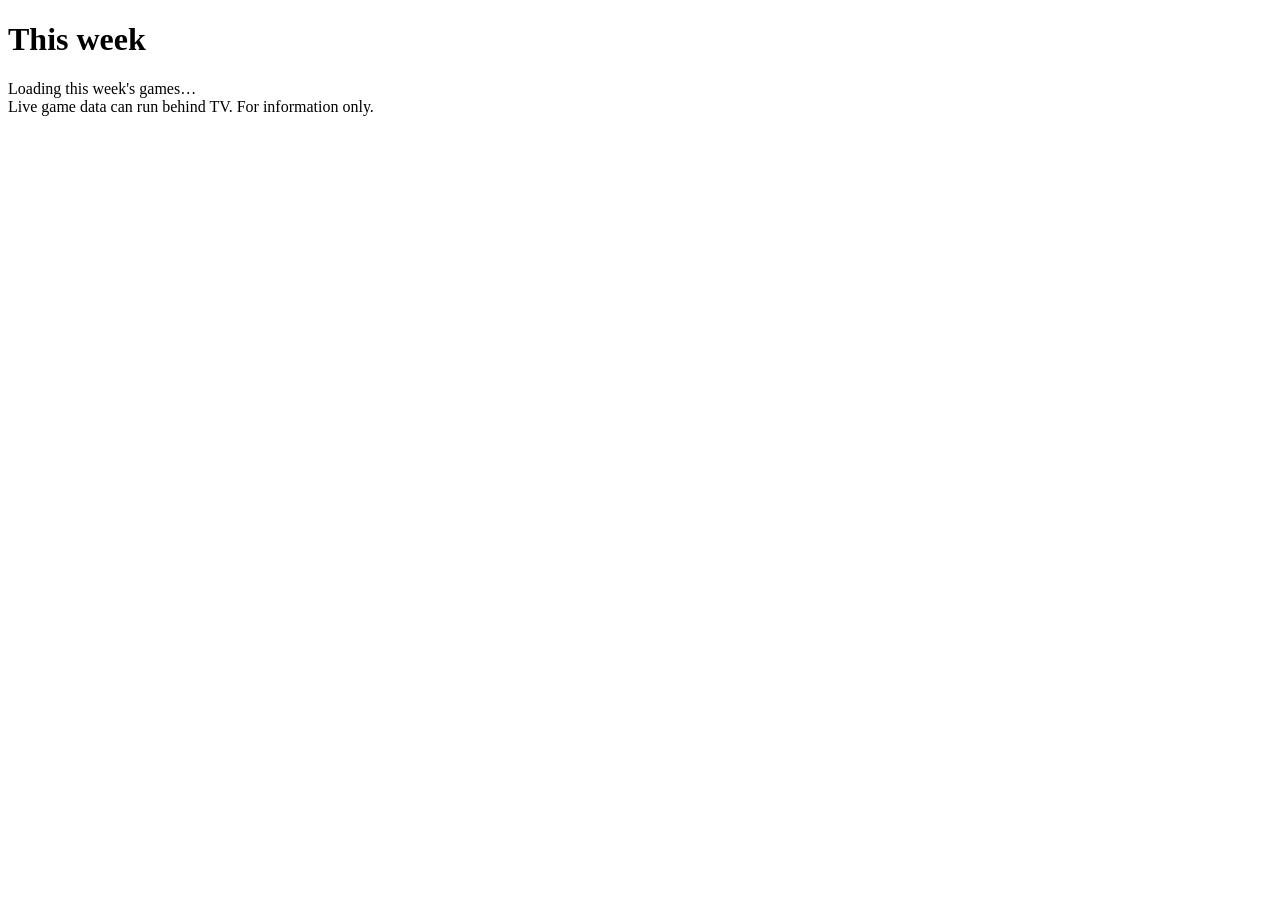
<file: nflsim/hosted/index.html>
<!doctype html>
<html lang="en">
<head>
<meta charset="utf-8">
<meta name="viewport" content="width=device-width, initial-scale=1">
<title>Live Game Companion</title>
<style>
/*@shared.css*/
h2 { margin: 12px 0 0; font-size: 15px; text-transform: uppercase; letter-spacing: .05em; color: var(--ink-2); }
.cards { display: grid; grid-template-columns: repeat(auto-fill, minmax(min(100%, 330px), 1fr)); gap: 12px; }
.card { display: grid; gap: 8px; background: var(--surface); border: 1px solid var(--rule); border-radius: 8px; padding: 12px 14px;
  color: inherit; text-decoration: none; }
.card:hover { border-color: var(--ink-3); }
.card.live { border-left: 4px solid var(--accent); }
.row { display: flex; justify-content: space-between; align-items: baseline; gap: 10px; }
.teams { font: 700 20px var(--mono); }
.teams .has { box-shadow: inset 0 -3px 0 var(--accent); }
.status { font-size: 12.5px; color: var(--ink-2); text-align: right; white-space: nowrap; }
.status .live-tag { color: var(--accent); font-weight: 700; letter-spacing: .05em; }
.sit { font-weight: 600; }
.last { font-size: 12.5px; color: var(--ink-3); overflow: hidden; text-overflow: ellipsis; white-space: nowrap; }
.qbs { display: grid; gap: 2px; font-size: 12.5px; color: var(--ink-2); border-top: 1px solid var(--rule-2); padding-top: 6px; }
.badge { display: inline-block; padding: 0 7px; border-radius: 999px; font-size: 11.5px; background: var(--warn-wash); color: var(--warn); }
</style>
</head>
<body>
<div class="app">
  <!--@nav All games-->
  <header class="top">
    <h1>This week</h1>
    <span class="muted" id="updated"></span>
  </header>
  <div class="stale" id="stale" role="status" hidden></div>
  <main id="games" aria-live="polite"><span class="muted">Loading this week's games…</span></main>
  <footer>Live game data can run behind TV. For information only.</footer>
</div>

<script>
/*@shared.js*/
</script>
<script>
(() => {
  const { $, esc, pct, ago, kickoff, getJSON, cue, listen, streaming } = nfl;
  const SUMMARY = "summary.json", GAME = "game.html", EVERY_S = 10, STALE_S = 60, STATS_S = 2 * 86400;
  const asked = new URLSearchParams(location.search).get("event");  // an old link to a game's page
  if (asked) location.replace(`${GAME}?event=${encodeURIComponent(asked)}`);
  const last = (n) => String(n || "").split(" ").slice(1).join(" ") || n;


  // a finished game against the pregame line: "DAL −9.5 · TB covered · under 49.5"
  function result(g, a, h) {
    const l = g.line || {};
    if (l.spread == null) return "";
    const fav = l.spread > 0 ? g.home : g.away, dog = fav === g.home ? g.away : g.home, s = Math.abs(l.spread);
    const favBy = l.spread > 0 ? h - a : a - h;
    const cover = favBy === s ? "push" : `${esc(favBy > s ? fav : dog)} covered`;
    const total = l.total == null ? "" : ` · ${a + h === l.total ? "push" : a + h > l.total ? "over" : "under"} ${l.total}`;
    return `<div class="muted">${esc(fav)} −${s} · ${cover}${total}</div>`;
  }

  function card(g) {
    const live = g.state === "in", done = g.state === "post";
    const as = g.score ? g.score.away : g.awayScore, hs = g.score ? g.score.home : g.homeScore;
    const side = (t, sc) => `<span${g.state !== "pre" && g.ball && g.ball.team === t ? ` class="has" title="${esc(t)} has the ball"` : ""}>${esc(t)}${g.state === "pre" ? "" : " " + sc}</span>`;
    const status = live ? `<span class="live-tag">LIVE</span> · ${esc(g.detail)}` : done ? esc(g.detail) : esc(kickoff(g.kickoff));
    const line = g.line && g.line.spread != null
      ? `${esc(g.home)} ${g.line.spread > 0 ? "−" + g.line.spread : "+" + Math.abs(g.line.spread)} · total ${g.line.total}` : "";
    const sit = live ? `<div class="sit">${esc(g.ball ? `${g.ball.team} ${g.ball.kick ? "receives · kickoff next" : "ball · " + g.ball.situation}` : g.now)}</div>
        <div class="last">${esc(g.lastPlay || "")}</div>` : done ? result(g, as, hs) : !line ? "" : `<div class="muted">${line}</div>`;
    let wp = "";
    if (g.homeWin != null && !done) {
      const aw = 1 - g.homeWin;
      wp = `<div><div class="wp" title="Win chance"><i style="width:${(aw * 100).toFixed(1)}%"></i></div>
        <div class="wp-lbl"><span>${esc(g.away)} win <b class="num">${pct(aw)}</b></span>
        <span class="num">proj ${Math.round(g.final.away)}–${Math.round(g.final.home)}</span>
        <span>${esc(g.home)} win <b class="num">${pct(g.homeWin)}</b></span></div></div>`;
    } else if (g.homeWin == null && !done) {
      wp = `<div class="muted">No projection yet.</div>`;
    }
    const qbs = (g.qbs || []).map((q) => {
      const name = `${esc(last(q.qb) || q.team)} <span class="muted">${esc(q.team)}</span>`;
      const range = q.median == null ? "" : `median <b class="num">${Math.round(q.median)}</b> (${Math.round(q.p10)}–${Math.round(q.p90)})`;
      const diff = q.mu == null ? null : Math.round(q.yds - q.mu);
      const yards = `<b class="num">${Math.round(q.yds)}</b> yds`;
      const body = g.state === "pre" ? range
        : done ? yards + (diff == null ? "" : ` <span class="muted">vs ${Math.round(q.mu)} expected (${diff >= 0 ? "+" : "−"}${Math.abs(diff)})</span>`)
        : `${yards} → ${range}`;
      const flag = q.out ? ` <span class="badge">${done ? "replaced" : "may be out"}</span>` : "";
      return `<div>${name}: ${body}${flag}</div>`;
    }).join("");
    return `<a class="card${live ? " live" : ""}" data-key="${esc(g.event)}" href="${GAME}?event=${encodeURIComponent(g.event)}">
      <div class="row"><span class="teams">${side(g.away, as)} – ${side(g.home, hs)}</span><span class="status">${status}</span></div>
      ${sit}${wp}${qbs ? `<div class="qbs">${qbs}</div>` : ""}</a>`;
  }

  function render(cards) {
    const groups = [["Live", cards.filter((g) => g.state === "in")],
                    ["Upcoming", cards.filter((g) => g.state === "pre").sort((a, b) => a.kickoff.localeCompare(b.kickoff))],
                    ["Final", cards.filter((g) => g.state === "post")]];
    $("games").innerHTML = groups.filter(([, gs]) => gs.length)
      .map(([name, gs]) => `<h2>${name} <span class="muted">${gs.length}</span></h2><div class="cards">${gs.map(card).join("")}</div>`).join("")
      || `<span class="muted">No games this week.</span>`;
  }


  function show(cards, st) {
    render(cards);
    cue(".card");
    $("updated").textContent = `updated ${new Date().toLocaleTimeString()}`;
    const behind = st ? (Date.now() - Date.parse(st.updated)) / 1000 - (st.skew || 0) : 0;
    const limit = st ? Math.max(STALE_S, 2.5 * (st.every || 0)) : Infinity;
    const stats = st && st.data && st.data.stats ? (Date.now() - Date.parse(st.data.stats)) / 1000 : 0;
    $("stale").hidden = behind <= limit && stats <= STATS_S;
    $("stale").textContent = behind > limit ? `Updates have paused: the last check of the live feed was ${ago(behind)} ago. Numbers may be out of date.`
      : `Player stats were last updated ${ago(stats)} ago; pregame numbers may be out of date.`;
  }

  let busy = false, cards = null, status = null;  // the local server can take a while to answer
  async function refresh() {
    if (busy || streaming()) return;
    busy = true;
    try {
      [cards, status] = await Promise.all([getJSON(SUMMARY), getJSON("status.json").catch(() => null)]);
      show(cards, status);
    } catch (e) {
      $("updated").innerHTML = `<span class="err">Update failed: ${esc(e.message)}</span>`;
      if (!cards) $("games").innerHTML = `<span class="err">Couldn't load this week's games. Trying again.</span>`;
    } finally { busy = false; }
  }

  listen([SUMMARY, "status.json"], (path, body) => {
    if (path === SUMMARY) cards = body; else status = body;
    if (cards) show(cards, status);
  });
  refresh();
  setInterval(refresh, EVERY_S * 1000);
})();
</script>
</body>
</html>
</file>
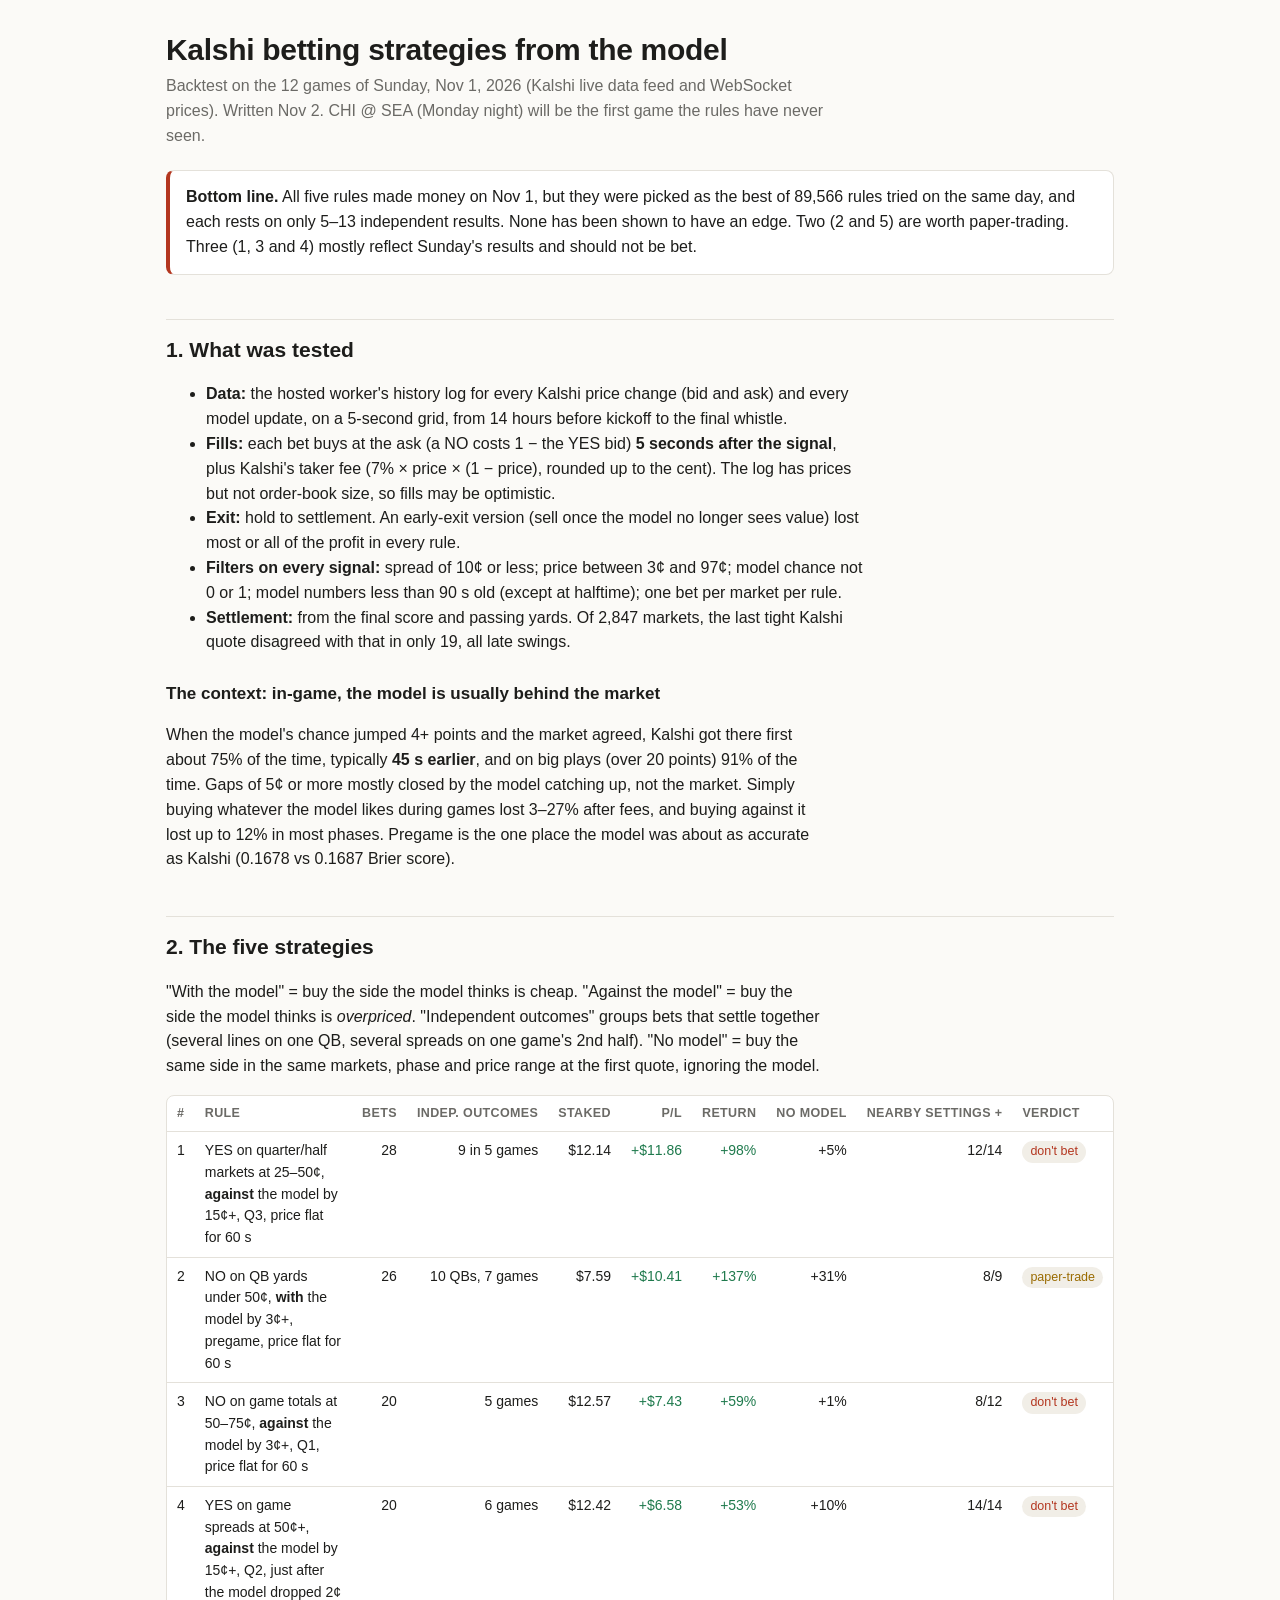
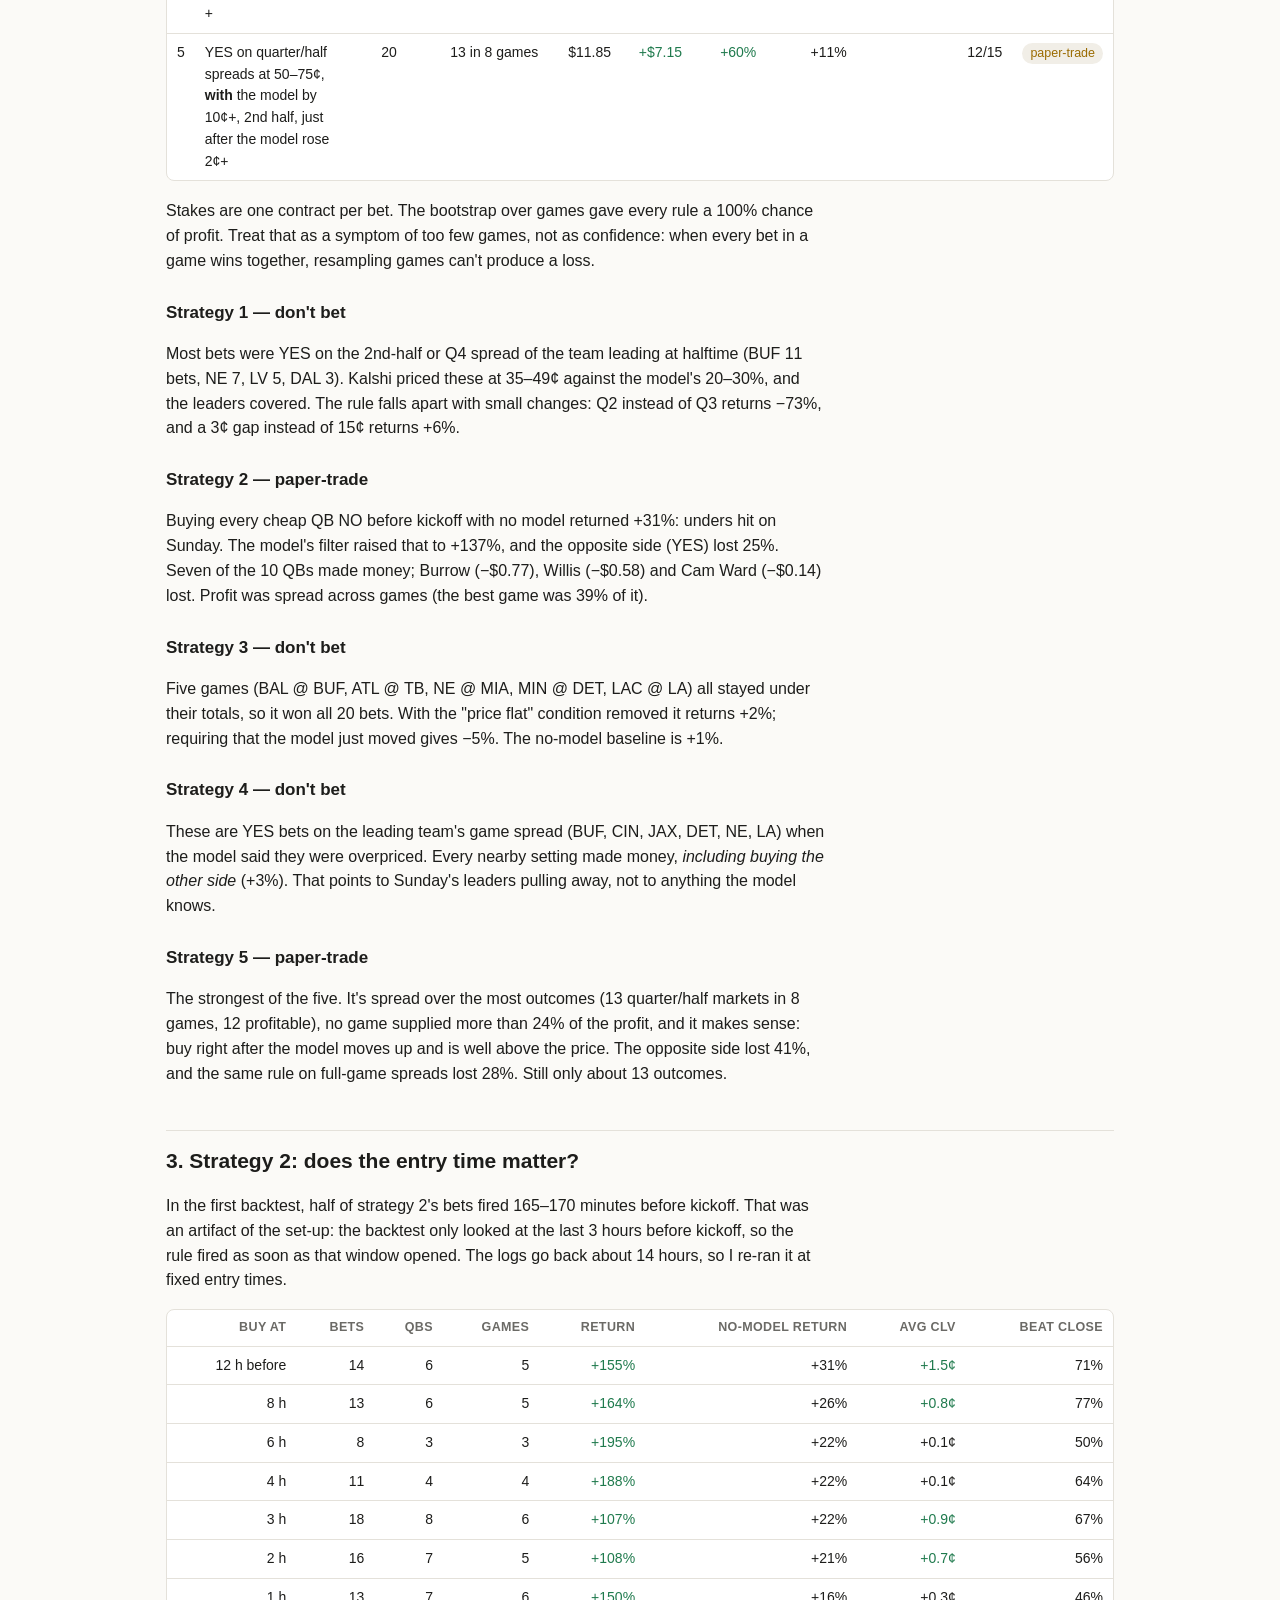
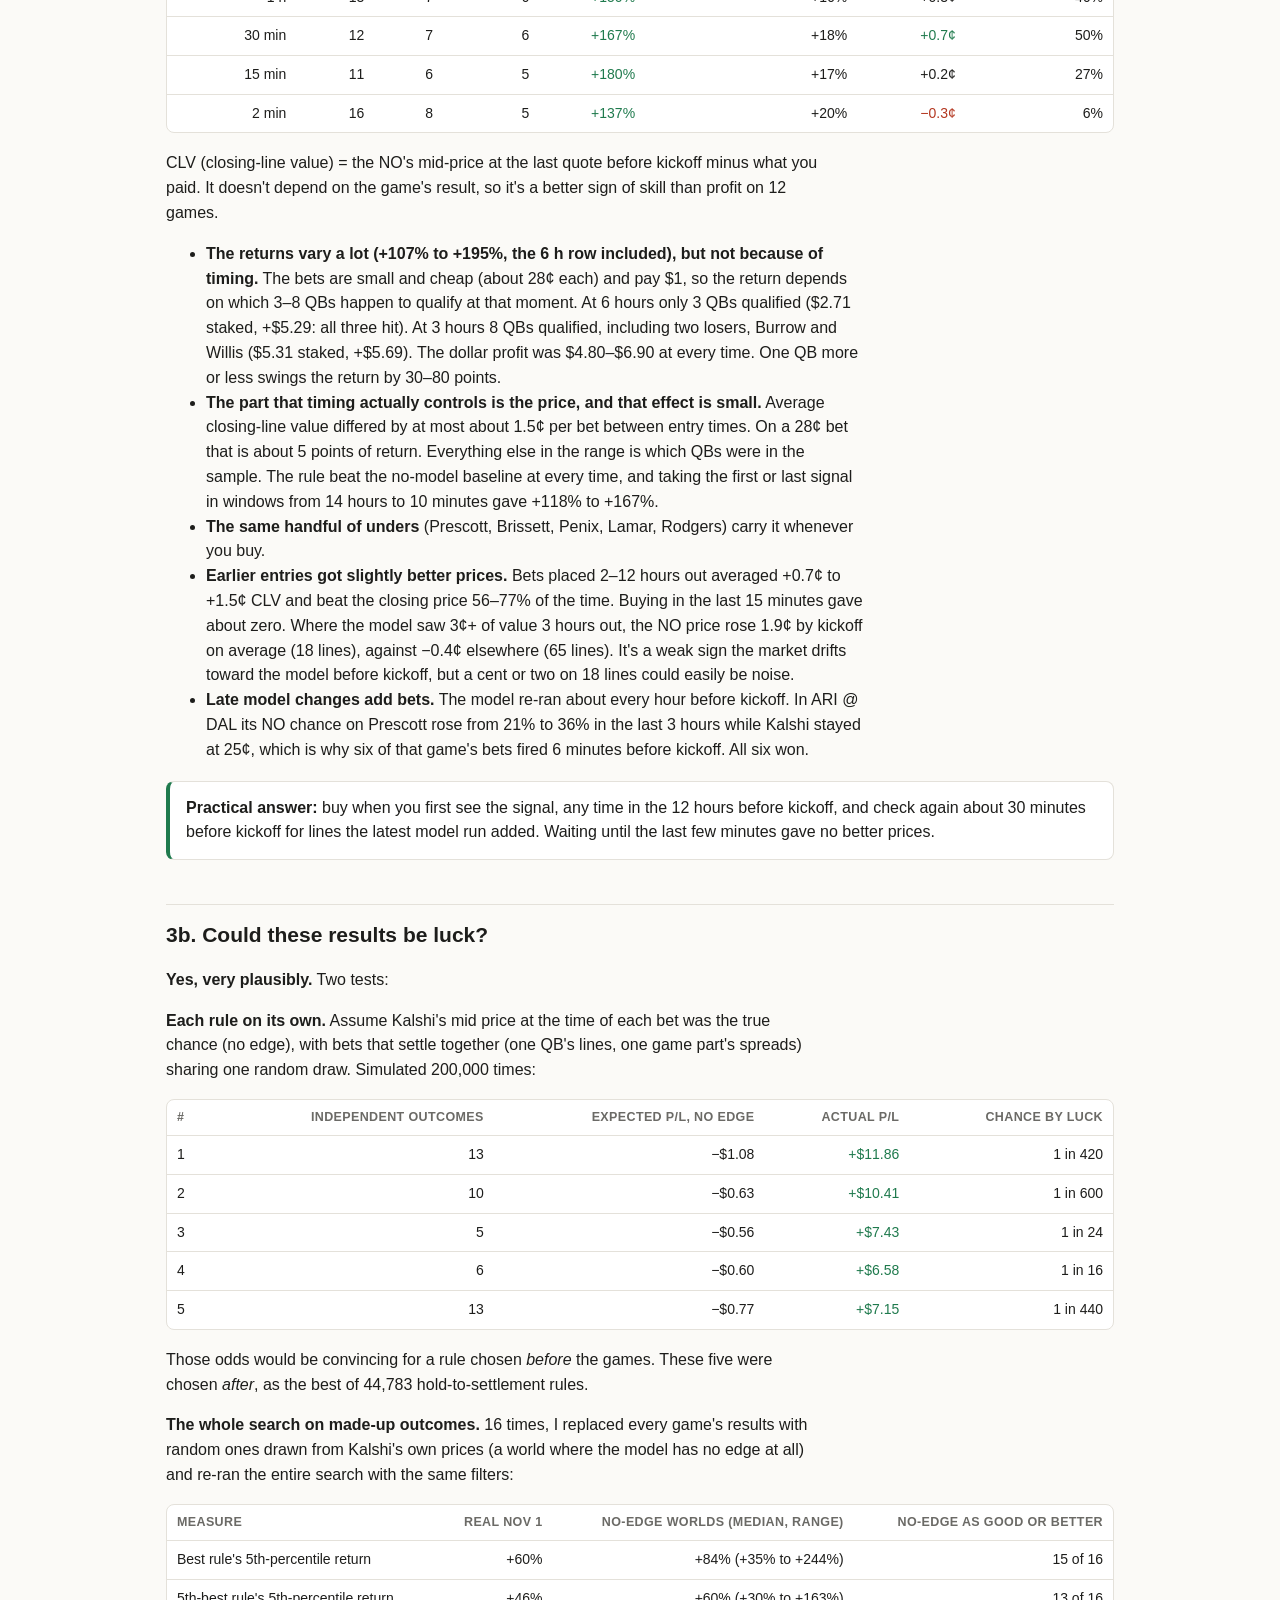
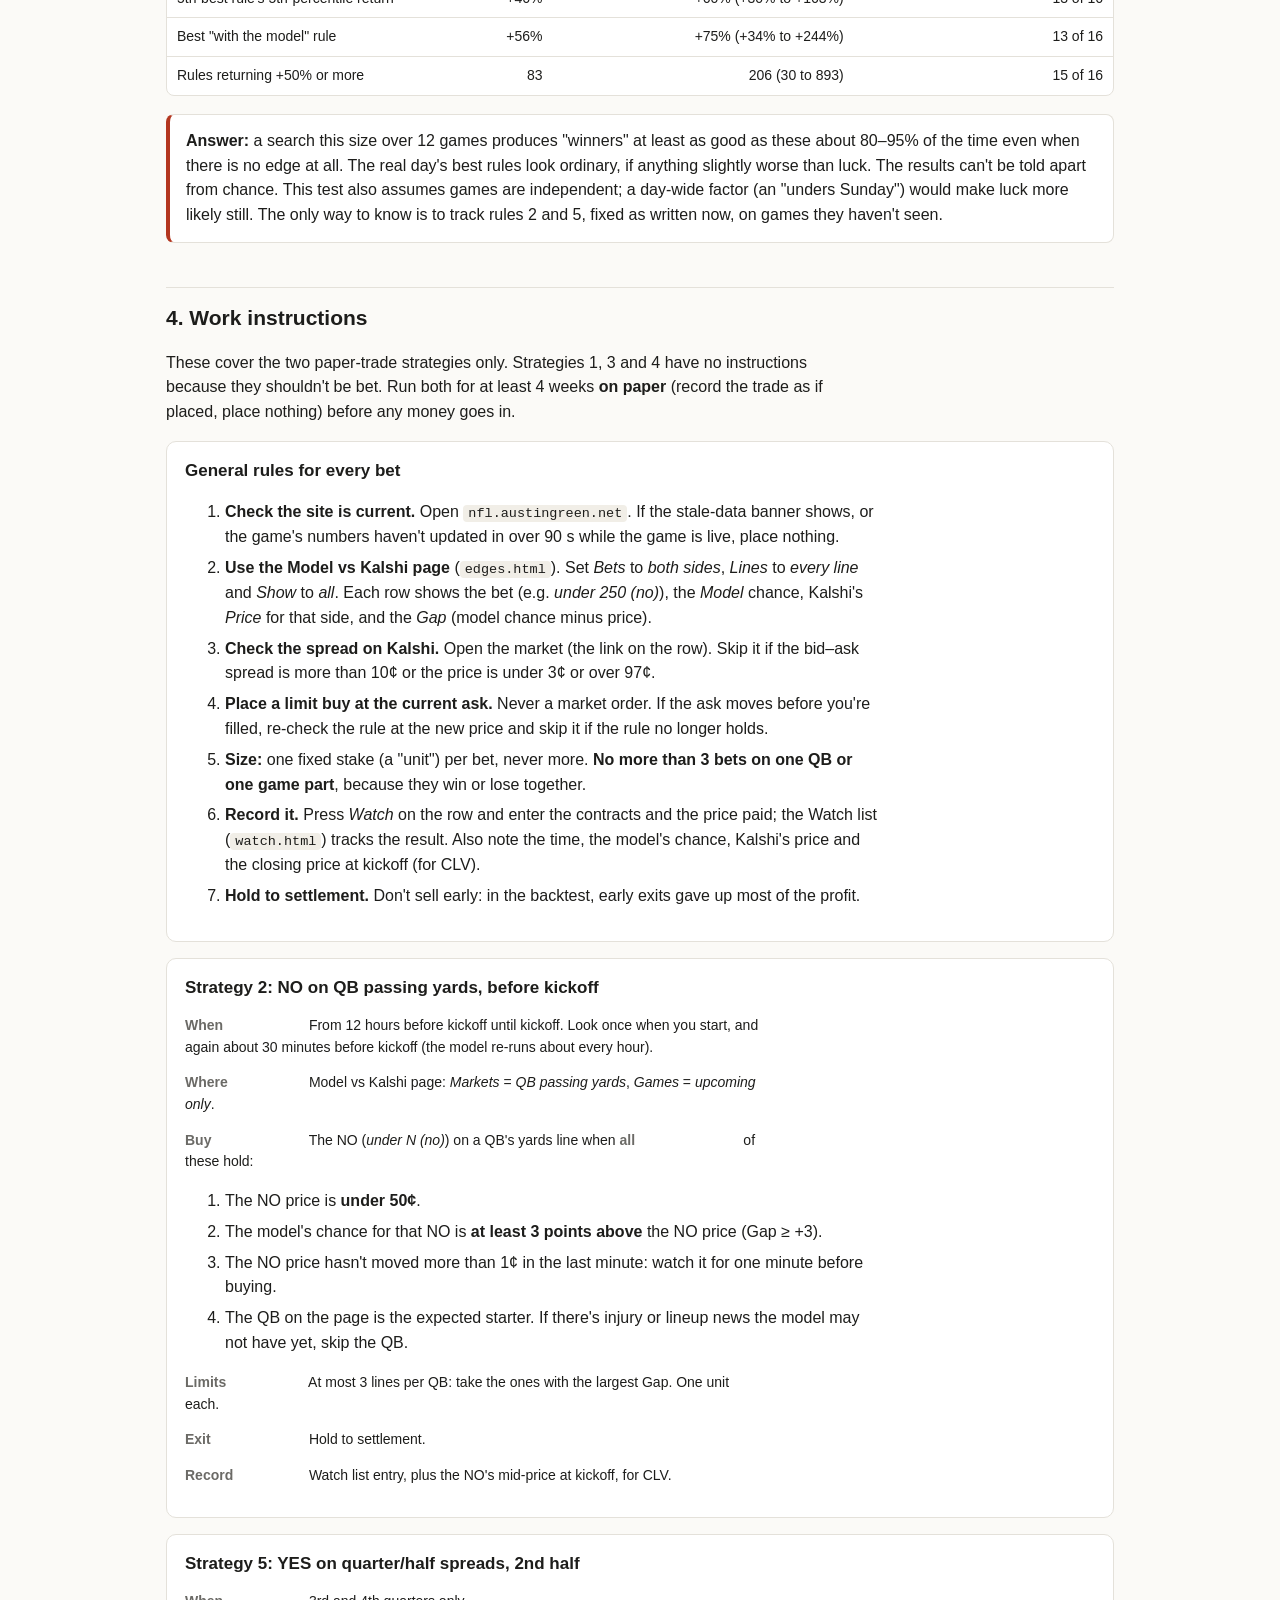
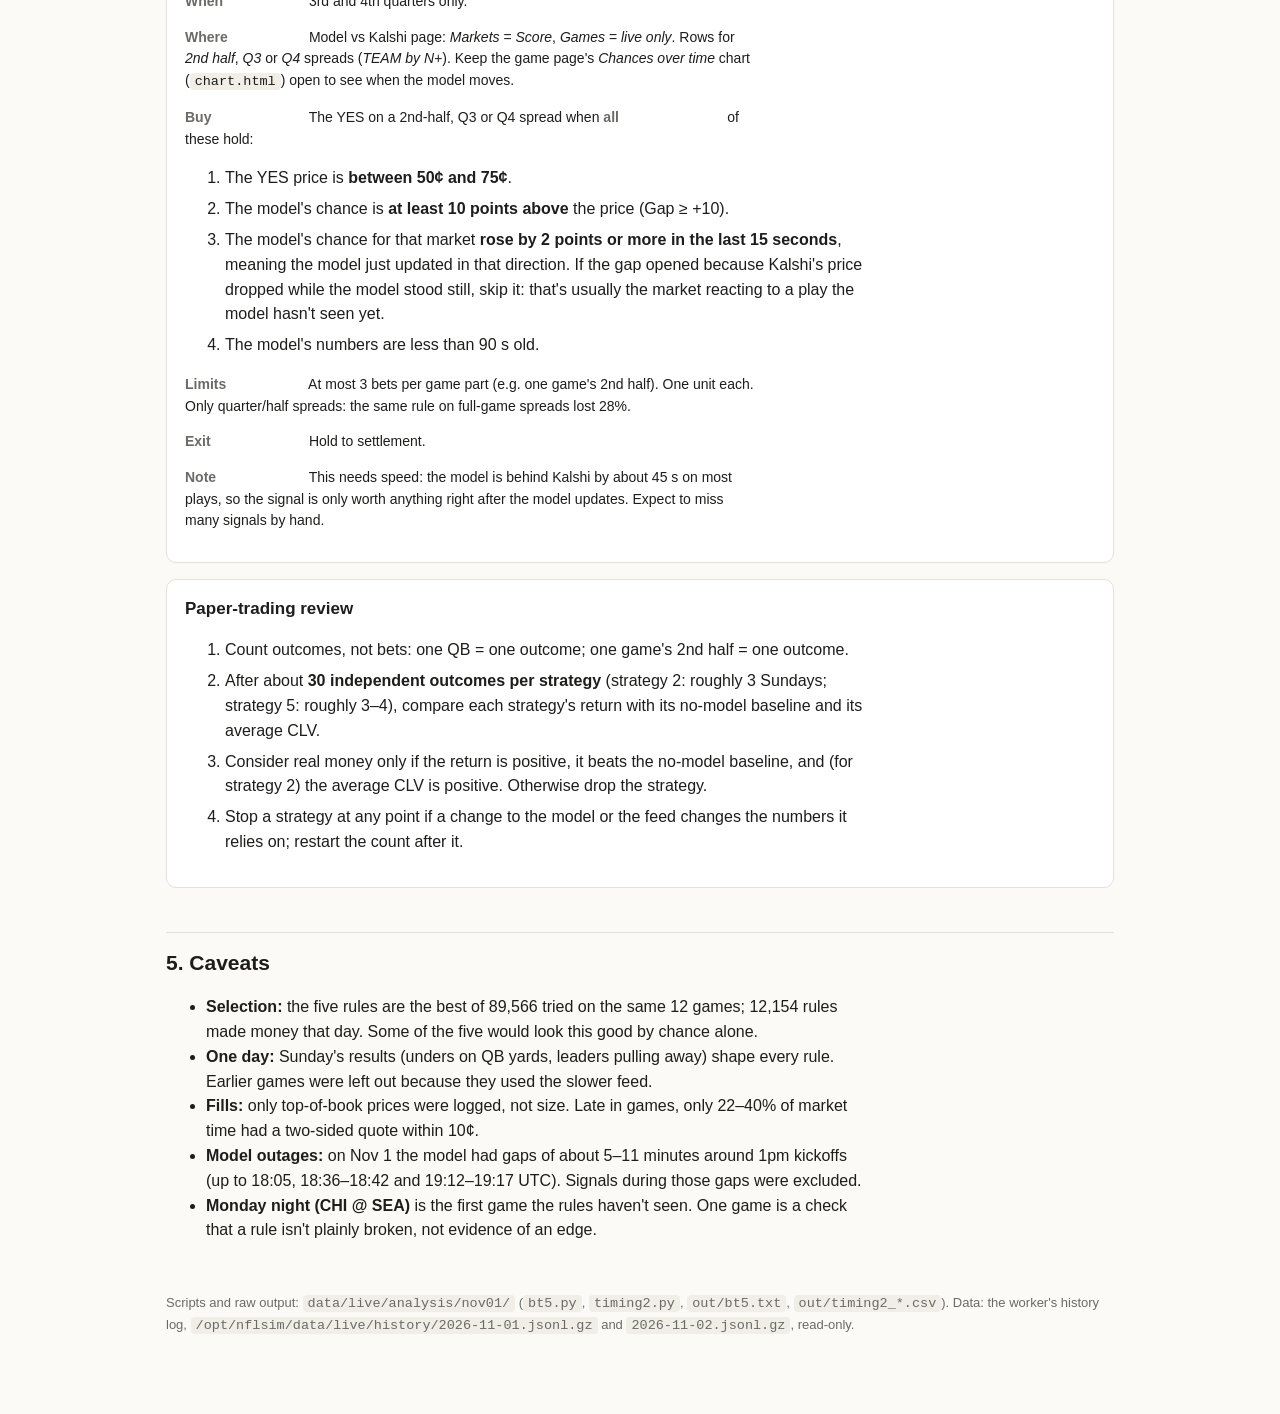
<file: reports/2026-11-01_kalshi_strategies.html>
<!doctype html>
<html lang="en">
<head>
<meta charset="utf-8">
<meta name="viewport" content="width=device-width, initial-scale=1">
<title>Kalshi Betting Strategies</title>
<style>
  :root {
    --bg: #fbfaf7; --panel: #ffffff; --ink: #1d1d1b; --muted: #6b6a66; --line: #e4e1da;
    --good: #1f7a4d; --bad: #b3361f; --warn: #9a6b00; --accent: #2a5db0; --chip: #f1eee7;
  }
  @media (prefers-color-scheme: dark) {
    :root:not([data-theme="light"]) {
      --bg: #161614; --panel: #1f1f1c; --ink: #ecebe6; --muted: #a09e97; --line: #34332f;
      --good: #5fc28f; --bad: #ef8a73; --warn: #e2b54a; --accent: #8fb3f0; --chip: #2a2a26;
    }
  }
  * { box-sizing: border-box; }
  body { margin: 0; background: var(--bg); color: var(--ink); font: 16px/1.55 -apple-system, BlinkMacSystemFont, "Segoe UI", Inter, sans-serif; }
  main { max-width: 980px; margin: 0 auto; padding: 32px 16px 80px; }
  h1 { font-size: 30px; line-height: 1.2; margin: 0 0 6px; letter-spacing: -0.01em; }
  h2 { font-size: 21px; margin: 44px 0 10px; padding-top: 14px; border-top: 1px solid var(--line); }
  h3 { font-size: 17px; margin: 26px 0 8px; }
  p, li { max-width: 74ch; }
  .sub { color: var(--muted); margin: 0 0 22px; }
  .callout { background: var(--panel); border: 1px solid var(--line); border-left: 4px solid var(--warn); border-radius: 8px; padding: 14px 16px; margin: 18px 0; }
  .callout.good { border-left-color: var(--good); }
  .callout.bad { border-left-color: var(--bad); }
  .wrap { overflow-x: auto; margin: 10px 0 18px; border: 1px solid var(--line); border-radius: 8px; background: var(--panel); }
  table { border-collapse: collapse; width: 100%; font-size: 14px; }
  th, td { text-align: left; padding: 8px 10px; border-bottom: 1px solid var(--line); vertical-align: top; }
  th { font-weight: 600; color: var(--muted); font-size: 12.5px; text-transform: uppercase; letter-spacing: .03em; white-space: nowrap; }
  tr:last-child td { border-bottom: 0; }
  td.n, th.n { text-align: right; font-variant-numeric: tabular-nums; white-space: nowrap; }
  .pos { color: var(--good); } .neg { color: var(--bad); }
  .chip { display: inline-block; padding: 1px 8px; border-radius: 99px; background: var(--chip); font-size: 12.5px; white-space: nowrap; }
  .chip.g { color: var(--good); } .chip.b { color: var(--bad); } .chip.w { color: var(--warn); }
  .card { background: var(--panel); border: 1px solid var(--line); border-radius: 10px; padding: 16px 18px; margin: 16px 0; }
  .card h3 { margin-top: 0; }
  ol.steps li { margin: 6px 0; }
  code { background: var(--chip); padding: 1px 5px; border-radius: 4px; font-size: 13.5px; }
  .grid2 { display: grid; grid-template-columns: 1fr 1fr; gap: 12px; }
  @media (max-width: 700px) { .grid2 { grid-template-columns: 1fr; } h1 { font-size: 25px; } }
  .kv { font-size: 14px; } .kv b { display: inline-block; min-width: 120px; color: var(--muted); font-weight: 600; }
  footer { color: var(--muted); font-size: 13px; margin-top: 50px; }
</style>
</head>
<body>
<main>

<h1>Kalshi betting strategies from the model</h1>
<p class="sub">Backtest on the 12 games of Sunday, Nov 1, 2026 (Kalshi live data feed and WebSocket prices). Written Nov 2. CHI @ SEA (Monday night) will be the first game the rules have never seen.</p>

<div class="callout bad">
  <b>Bottom line.</b> All five rules made money on Nov 1, but they were picked as the best of 89,566 rules tried on the same day, and each rests on only 5–13 independent results. None has been shown to have an edge. Two (2 and 5) are worth paper-trading. Three (1, 3 and 4) mostly reflect Sunday's results and should not be bet.
</div>

<h2>1. What was tested</h2>
<ul>
  <li><b>Data:</b> the hosted worker's history log for every Kalshi price change (bid and ask) and every model update, on a 5-second grid, from 14 hours before kickoff to the final whistle.</li>
  <li><b>Fills:</b> each bet buys at the ask (a NO costs 1 − the YES bid) <b>5 seconds after the signal</b>, plus Kalshi's taker fee (7% × price × (1 − price), rounded up to the cent). The log has prices but not order-book size, so fills may be optimistic.</li>
  <li><b>Exit:</b> hold to settlement. An early-exit version (sell once the model no longer sees value) lost most or all of the profit in every rule.</li>
  <li><b>Filters on every signal:</b> spread of 10¢ or less; price between 3¢ and 97¢; model chance not 0 or 1; model numbers less than 90 s old (except at halftime); one bet per market per rule.</li>
  <li><b>Settlement:</b> from the final score and passing yards. Of 2,847 markets, the last tight Kalshi quote disagreed with that in only 19, all late swings.</li>
</ul>

<h3>The context: in-game, the model is usually behind the market</h3>
<p>When the model's chance jumped 4+ points and the market agreed, Kalshi got there first about 75% of the time, typically <b>45 s earlier</b>, and on big plays (over 20 points) 91% of the time. Gaps of 5¢ or more mostly closed by the model catching up, not the market. Simply buying whatever the model likes during games lost 3–27% after fees, and buying against it lost up to 12% in most phases. Pregame is the one place the model was about as accurate as Kalshi (0.1678 vs 0.1687 Brier score).</p>

<h2>2. The five strategies</h2>
<p>"With the model" = buy the side the model thinks is cheap. "Against the model" = buy the side the model thinks is <i>overpriced</i>. "Independent outcomes" groups bets that settle together (several lines on one QB, several spreads on one game's 2nd half). "No model" = buy the same side in the same markets, phase and price range at the first quote, ignoring the model.</p>
<div class="wrap"><table>
<thead><tr><th>#</th><th>Rule</th><th class="n">Bets</th><th class="n">Indep. outcomes</th><th class="n">Staked</th><th class="n">P/L</th><th class="n">Return</th><th class="n">No model</th><th class="n">Nearby settings +</th><th>Verdict</th></tr></thead>
<tbody>
<tr><td>1</td><td>YES on quarter/half markets at 25–50¢, <b>against</b> the model by 15¢+, Q3, price flat for 60 s</td><td class="n">28</td><td class="n">9 in 5 games</td><td class="n">$12.14</td><td class="n pos">+$11.86</td><td class="n pos">+98%</td><td class="n">+5%</td><td class="n">12/14</td><td><span class="chip b">don't bet</span></td></tr>
<tr><td>2</td><td>NO on QB yards under 50¢, <b>with</b> the model by 3¢+, pregame, price flat for 60 s</td><td class="n">26</td><td class="n">10 QBs, 7 games</td><td class="n">$7.59</td><td class="n pos">+$10.41</td><td class="n pos">+137%</td><td class="n">+31%</td><td class="n">8/9</td><td><span class="chip w">paper-trade</span></td></tr>
<tr><td>3</td><td>NO on game totals at 50–75¢, <b>against</b> the model by 3¢+, Q1, price flat for 60 s</td><td class="n">20</td><td class="n">5 games</td><td class="n">$12.57</td><td class="n pos">+$7.43</td><td class="n pos">+59%</td><td class="n">+1%</td><td class="n">8/12</td><td><span class="chip b">don't bet</span></td></tr>
<tr><td>4</td><td>YES on game spreads at 50¢+, <b>against</b> the model by 15¢+, Q2, just after the model dropped 2¢+</td><td class="n">20</td><td class="n">6 games</td><td class="n">$12.42</td><td class="n pos">+$6.58</td><td class="n pos">+53%</td><td class="n">+10%</td><td class="n">14/14</td><td><span class="chip b">don't bet</span></td></tr>
<tr><td>5</td><td>YES on quarter/half spreads at 50–75¢, <b>with</b> the model by 10¢+, 2nd half, just after the model rose 2¢+</td><td class="n">20</td><td class="n">13 in 8 games</td><td class="n">$11.85</td><td class="n pos">+$7.15</td><td class="n pos">+60%</td><td class="n">+11%</td><td class="n">12/15</td><td><span class="chip w">paper-trade</span></td></tr>
</tbody></table></div>
<p>Stakes are one contract per bet. The bootstrap over games gave every rule a 100% chance of profit. Treat that as a symptom of too few games, not as confidence: when every bet in a game wins together, resampling games can't produce a loss.</p>

<h3>Strategy 1 — don't bet</h3>
<p>Most bets were YES on the 2nd-half or Q4 spread of the team leading at halftime (BUF 11 bets, NE 7, LV 5, DAL 3). Kalshi priced these at 35–49¢ against the model's 20–30%, and the leaders covered. The rule falls apart with small changes: Q2 instead of Q3 returns −73%, and a 3¢ gap instead of 15¢ returns +6%.</p>

<h3>Strategy 2 — paper-trade</h3>
<p>Buying every cheap QB NO before kickoff with no model returned +31%: unders hit on Sunday. The model's filter raised that to +137%, and the opposite side (YES) lost 25%. Seven of the 10 QBs made money; Burrow (−$0.77), Willis (−$0.58) and Cam Ward (−$0.14) lost. Profit was spread across games (the best game was 39% of it).</p>

<h3>Strategy 3 — don't bet</h3>
<p>Five games (BAL @ BUF, ATL @ TB, NE @ MIA, MIN @ DET, LAC @ LA) all stayed under their totals, so it won all 20 bets. With the "price flat" condition removed it returns +2%; requiring that the model just moved gives −5%. The no-model baseline is +1%.</p>

<h3>Strategy 4 — don't bet</h3>
<p>These are YES bets on the leading team's game spread (BUF, CIN, JAX, DET, NE, LA) when the model said they were overpriced. Every nearby setting made money, <i>including buying the other side</i> (+3%). That points to Sunday's leaders pulling away, not to anything the model knows.</p>

<h3>Strategy 5 — paper-trade</h3>
<p>The strongest of the five. It's spread over the most outcomes (13 quarter/half markets in 8 games, 12 profitable), no game supplied more than 24% of the profit, and it makes sense: buy right after the model moves up and is well above the price. The opposite side lost 41%, and the same rule on full-game spreads lost 28%. Still only about 13 outcomes.</p>

<h2>3. Strategy 2: does the entry time matter?</h2>
<p>In the first backtest, half of strategy 2's bets fired 165–170 minutes before kickoff. That was an artifact of the set-up: the backtest only looked at the last 3 hours before kickoff, so the rule fired as soon as that window opened. The logs go back about 14 hours, so I re-ran it at fixed entry times.</p>

<div class="wrap"><table>
<thead><tr><th class="n">Buy at</th><th class="n">Bets</th><th class="n">QBs</th><th class="n">Games</th><th class="n">Return</th><th class="n">No-model return</th><th class="n">Avg CLV</th><th class="n">Beat close</th></tr></thead>
<tbody>
<tr><td class="n">12 h before</td><td class="n">14</td><td class="n">6</td><td class="n">5</td><td class="n pos">+155%</td><td class="n">+31%</td><td class="n pos">+1.5¢</td><td class="n">71%</td></tr>
<tr><td class="n">8 h</td><td class="n">13</td><td class="n">6</td><td class="n">5</td><td class="n pos">+164%</td><td class="n">+26%</td><td class="n pos">+0.8¢</td><td class="n">77%</td></tr>
<tr><td class="n">6 h</td><td class="n">8</td><td class="n">3</td><td class="n">3</td><td class="n pos">+195%</td><td class="n">+22%</td><td class="n">+0.1¢</td><td class="n">50%</td></tr>
<tr><td class="n">4 h</td><td class="n">11</td><td class="n">4</td><td class="n">4</td><td class="n pos">+188%</td><td class="n">+22%</td><td class="n">+0.1¢</td><td class="n">64%</td></tr>
<tr><td class="n">3 h</td><td class="n">18</td><td class="n">8</td><td class="n">6</td><td class="n pos">+107%</td><td class="n">+22%</td><td class="n pos">+0.9¢</td><td class="n">67%</td></tr>
<tr><td class="n">2 h</td><td class="n">16</td><td class="n">7</td><td class="n">5</td><td class="n pos">+108%</td><td class="n">+21%</td><td class="n pos">+0.7¢</td><td class="n">56%</td></tr>
<tr><td class="n">1 h</td><td class="n">13</td><td class="n">7</td><td class="n">6</td><td class="n pos">+150%</td><td class="n">+16%</td><td class="n">+0.3¢</td><td class="n">46%</td></tr>
<tr><td class="n">30 min</td><td class="n">12</td><td class="n">7</td><td class="n">6</td><td class="n pos">+167%</td><td class="n">+18%</td><td class="n pos">+0.7¢</td><td class="n">50%</td></tr>
<tr><td class="n">15 min</td><td class="n">11</td><td class="n">6</td><td class="n">5</td><td class="n pos">+180%</td><td class="n">+17%</td><td class="n">+0.2¢</td><td class="n">27%</td></tr>
<tr><td class="n">2 min</td><td class="n">16</td><td class="n">8</td><td class="n">5</td><td class="n pos">+137%</td><td class="n">+20%</td><td class="n neg">−0.3¢</td><td class="n">6%</td></tr>
</tbody></table></div>
<p>CLV (closing-line value) = the NO's mid-price at the last quote before kickoff minus what you paid. It doesn't depend on the game's result, so it's a better sign of skill than profit on 12 games.</p>
<ul>
  <li><b>The returns vary a lot (+107% to +195%, the 6 h row included), but not because of timing.</b> The bets are small and cheap (about 28¢ each) and pay $1, so the return depends on which 3–8 QBs happen to qualify at that moment. At 6 hours only 3 QBs qualified ($2.71 staked, +$5.29: all three hit). At 3 hours 8 QBs qualified, including two losers, Burrow and Willis ($5.31 staked, +$5.69). The dollar profit was $4.80–$6.90 at every time. One QB more or less swings the return by 30–80 points.</li>
  <li><b>The part that timing actually controls is the price, and that effect is small.</b> Average closing-line value differed by at most about 1.5¢ per bet between entry times. On a 28¢ bet that is about 5 points of return. Everything else in the range is which QBs were in the sample. The rule beat the no-model baseline at every time, and taking the first or last signal in windows from 14 hours to 10 minutes gave +118% to +167%.</li>
  <li><b>The same handful of unders</b> (Prescott, Brissett, Penix, Lamar, Rodgers) carry it whenever you buy.</li>
  <li><b>Earlier entries got slightly better prices.</b> Bets placed 2–12 hours out averaged +0.7¢ to +1.5¢ CLV and beat the closing price 56–77% of the time. Buying in the last 15 minutes gave about zero. Where the model saw 3¢+ of value 3 hours out, the NO price rose 1.9¢ by kickoff on average (18 lines), against −0.4¢ elsewhere (65 lines). It's a weak sign the market drifts toward the model before kickoff, but a cent or two on 18 lines could easily be noise.</li>
  <li><b>Late model changes add bets.</b> The model re-ran about every hour before kickoff. In ARI @ DAL its NO chance on Prescott rose from 21% to 36% in the last 3 hours while Kalshi stayed at 25¢, which is why six of that game's bets fired 6 minutes before kickoff. All six won.</li>
</ul>
<div class="callout good"><b>Practical answer:</b> buy when you first see the signal, any time in the 12 hours before kickoff, and check again about 30 minutes before kickoff for lines the latest model run added. Waiting until the last few minutes gave no better prices.</div>

<h2>3b. Could these results be luck?</h2>
<p><b>Yes, very plausibly.</b> Two tests:</p>
<p><b>Each rule on its own.</b> Assume Kalshi's mid price at the time of each bet was the true chance (no edge), with bets that settle together (one QB's lines, one game part's spreads) sharing one random draw. Simulated 200,000 times:</p>
<div class="wrap"><table>
<thead><tr><th>#</th><th class="n">Independent outcomes</th><th class="n">Expected P/L, no edge</th><th class="n">Actual P/L</th><th class="n">Chance by luck</th></tr></thead>
<tbody>
<tr><td>1</td><td class="n">13</td><td class="n">−$1.08</td><td class="n pos">+$11.86</td><td class="n">1 in 420</td></tr>
<tr><td>2</td><td class="n">10</td><td class="n">−$0.63</td><td class="n pos">+$10.41</td><td class="n">1 in 600</td></tr>
<tr><td>3</td><td class="n">5</td><td class="n">−$0.56</td><td class="n pos">+$7.43</td><td class="n">1 in 24</td></tr>
<tr><td>4</td><td class="n">6</td><td class="n">−$0.60</td><td class="n pos">+$6.58</td><td class="n">1 in 16</td></tr>
<tr><td>5</td><td class="n">13</td><td class="n">−$0.77</td><td class="n pos">+$7.15</td><td class="n">1 in 440</td></tr>
</tbody></table></div>
<p>Those odds would be convincing for a rule chosen <i>before</i> the games. These five were chosen <i>after</i>, as the best of 44,783 hold-to-settlement rules.</p>
<p><b>The whole search on made-up outcomes.</b> 16 times, I replaced every game's results with random ones drawn from Kalshi's own prices (a world where the model has no edge at all) and re-ran the entire search with the same filters:</p>
<div class="wrap"><table>
<thead><tr><th>Measure</th><th class="n">Real Nov 1</th><th class="n">No-edge worlds (median, range)</th><th class="n">No-edge as good or better</th></tr></thead>
<tbody>
<tr><td>Best rule's 5th-percentile return</td><td class="n">+60%</td><td class="n">+84% (+35% to +244%)</td><td class="n">15 of 16</td></tr>
<tr><td>5th-best rule's 5th-percentile return</td><td class="n">+46%</td><td class="n">+60% (+30% to +163%)</td><td class="n">13 of 16</td></tr>
<tr><td>Best "with the model" rule</td><td class="n">+56%</td><td class="n">+75% (+34% to +244%)</td><td class="n">13 of 16</td></tr>
<tr><td>Rules returning +50% or more</td><td class="n">83</td><td class="n">206 (30 to 893)</td><td class="n">15 of 16</td></tr>
</tbody></table></div>
<div class="callout bad"><b>Answer:</b> a search this size over 12 games produces "winners" at least as good as these about 80–95% of the time even when there is no edge at all. The real day's best rules look ordinary, if anything slightly worse than luck. The results can't be told apart from chance. This test also assumes games are independent; a day-wide factor (an "unders Sunday") would make luck more likely still. The only way to know is to track rules 2 and 5, fixed as written now, on games they haven't seen.</div>

<h2>4. Work instructions</h2>
<p>These cover the two paper-trade strategies only. Strategies 1, 3 and 4 have no instructions because they shouldn't be bet. Run both for at least 4 weeks <b>on paper</b> (record the trade as if placed, place nothing) before any money goes in.</p>

<div class="card">
<h3>General rules for every bet</h3>
<ol class="steps">
  <li><b>Check the site is current.</b> Open <code>nfl.austingreen.net</code>. If the stale-data banner shows, or the game's numbers haven't updated in over 90 s while the game is live, place nothing.</li>
  <li><b>Use the Model vs Kalshi page</b> (<code>edges.html</code>). Set <i>Bets</i> to <i>both sides</i>, <i>Lines</i> to <i>every line</i> and <i>Show</i> to <i>all</i>. Each row shows the bet (e.g. <i>under 250 (no)</i>), the <i>Model</i> chance, Kalshi's <i>Price</i> for that side, and the <i>Gap</i> (model chance minus price).</li>
  <li><b>Check the spread on Kalshi.</b> Open the market (the link on the row). Skip it if the bid–ask spread is more than 10¢ or the price is under 3¢ or over 97¢.</li>
  <li><b>Place a limit buy at the current ask.</b> Never a market order. If the ask moves before you're filled, re-check the rule at the new price and skip it if the rule no longer holds.</li>
  <li><b>Size:</b> one fixed stake (a "unit") per bet, never more. <b>No more than 3 bets on one QB or one game part</b>, because they win or lose together.</li>
  <li><b>Record it.</b> Press <i>Watch</i> on the row and enter the contracts and the price paid; the Watch list (<code>watch.html</code>) tracks the result. Also note the time, the model's chance, Kalshi's price and the closing price at kickoff (for CLV).</li>
  <li><b>Hold to settlement.</b> Don't sell early: in the backtest, early exits gave up most of the profit.</li>
</ol>
</div>

<div class="card">
<h3>Strategy 2: NO on QB passing yards, before kickoff</h3>
<div class="kv">
<p><b>When</b> From 12 hours before kickoff until kickoff. Look once when you start, and again about 30 minutes before kickoff (the model re-runs about every hour).</p>
<p><b>Where</b> Model vs Kalshi page: <i>Markets</i> = <i>QB passing yards</i>, <i>Games</i> = <i>upcoming only</i>.</p>
<p><b>Buy</b> The NO (<i>under N (no)</i>) on a QB's yards line when <b>all</b> of these hold:</p>
</div>
<ol class="steps">
  <li>The NO price is <b>under 50¢</b>.</li>
  <li>The model's chance for that NO is <b>at least 3 points above</b> the NO price (Gap ≥ +3).</li>
  <li>The NO price hasn't moved more than 1¢ in the last minute: watch it for one minute before buying.</li>
  <li>The QB on the page is the expected starter. If there's injury or lineup news the model may not have yet, skip the QB.</li>
</ol>
<div class="kv">
<p><b>Limits</b> At most 3 lines per QB: take the ones with the largest Gap. One unit each.</p>
<p><b>Exit</b> Hold to settlement.</p>
<p><b>Record</b> Watch list entry, plus the NO's mid-price at kickoff, for CLV.</p>
</div>
</div>

<div class="card">
<h3>Strategy 5: YES on quarter/half spreads, 2nd half</h3>
<div class="kv">
<p><b>When</b> 3rd and 4th quarters only.</p>
<p><b>Where</b> Model vs Kalshi page: <i>Markets</i> = <i>Score</i>, <i>Games</i> = <i>live only</i>. Rows for <i>2nd half</i>, <i>Q3</i> or <i>Q4</i> spreads (<i>TEAM by N+</i>). Keep the game page's <i>Chances over time</i> chart (<code>chart.html</code>) open to see when the model moves.</p>
<p><b>Buy</b> The YES on a 2nd-half, Q3 or Q4 spread when <b>all</b> of these hold:</p>
</div>
<ol class="steps">
  <li>The YES price is <b>between 50¢ and 75¢</b>.</li>
  <li>The model's chance is <b>at least 10 points above</b> the price (Gap ≥ +10).</li>
  <li>The model's chance for that market <b>rose by 2 points or more in the last 15 seconds</b>, meaning the model just updated in that direction. If the gap opened because Kalshi's price dropped while the model stood still, skip it: that's usually the market reacting to a play the model hasn't seen yet.</li>
  <li>The model's numbers are less than 90 s old.</li>
</ol>
<div class="kv">
<p><b>Limits</b> At most 3 bets per game part (e.g. one game's 2nd half). One unit each. Only quarter/half spreads: the same rule on full-game spreads lost 28%.</p>
<p><b>Exit</b> Hold to settlement.</p>
<p><b>Note</b> This needs speed: the model is behind Kalshi by about 45 s on most plays, so the signal is only worth anything right after the model updates. Expect to miss many signals by hand.</p>
</div>
</div>

<div class="card">
<h3>Paper-trading review</h3>
<ol class="steps">
  <li>Count outcomes, not bets: one QB = one outcome; one game's 2nd half = one outcome.</li>
  <li>After about <b>30 independent outcomes per strategy</b> (strategy 2: roughly 3 Sundays; strategy 5: roughly 3–4), compare each strategy's return with its no-model baseline and its average CLV.</li>
  <li>Consider real money only if the return is positive, it beats the no-model baseline, and (for strategy 2) the average CLV is positive. Otherwise drop the strategy.</li>
  <li>Stop a strategy at any point if a change to the model or the feed changes the numbers it relies on; restart the count after it.</li>
</ol>
</div>

<h2>5. Caveats</h2>
<ul>
  <li><b>Selection:</b> the five rules are the best of 89,566 tried on the same 12 games; 12,154 rules made money that day. Some of the five would look this good by chance alone.</li>
  <li><b>One day:</b> Sunday's results (unders on QB yards, leaders pulling away) shape every rule. Earlier games were left out because they used the slower feed.</li>
  <li><b>Fills:</b> only top-of-book prices were logged, not size. Late in games, only 22–40% of market time had a two-sided quote within 10¢.</li>
  <li><b>Model outages:</b> on Nov 1 the model had gaps of about 5–11 minutes around 1pm kickoffs (up to 18:05, 18:36–18:42 and 19:12–19:17 UTC). Signals during those gaps were excluded.</li>
  <li><b>Monday night (CHI @ SEA)</b> is the first game the rules haven't seen. One game is a check that a rule isn't plainly broken, not evidence of an edge.</li>
</ul>

<footer>Scripts and raw output: <code>data/live/analysis/nov01/</code> (<code>bt5.py</code>, <code>timing2.py</code>, <code>out/bt5.txt</code>, <code>out/timing2_*.csv</code>). Data: the worker's history log, <code>/opt/nflsim/data/live/history/2026-11-01.jsonl.gz</code> and <code>2026-11-02.jsonl.gz</code>, read-only.</footer>
</main>
</body>
</html>
</file>
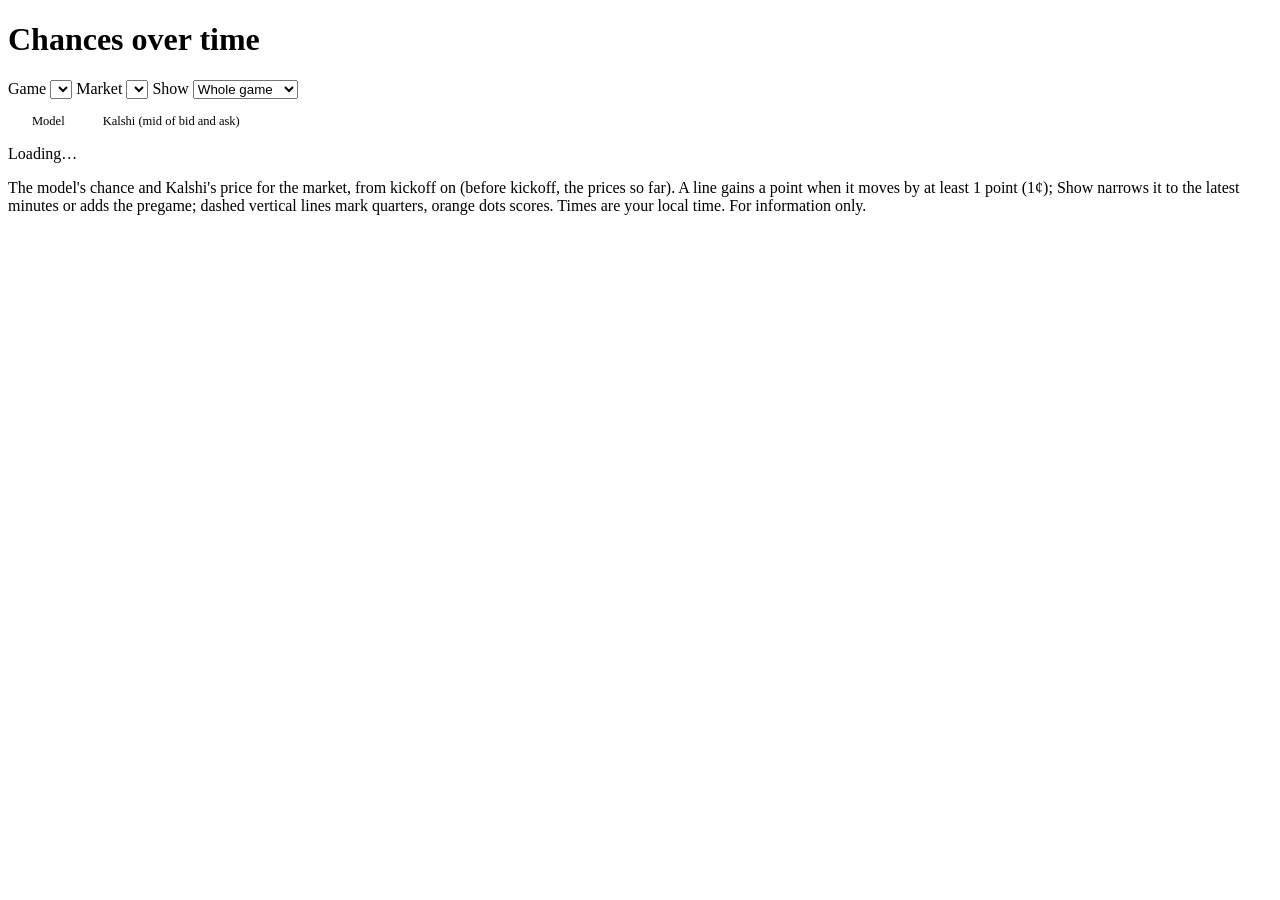
<file: nflsim/hosted/chart.html>
<!doctype html>
<html lang="en">
<head>
<meta charset="utf-8">
<meta name="viewport" content="width=device-width, initial-scale=1">
<title>Chances over time</title>
<style>
/*@shared.css*/


.chart { position: relative; }
.chart svg { display: block; width: 100%; height: 340px; }
.chart .grid { stroke: var(--rule-2); stroke-width: 1; }
.chart .axis { fill: var(--ink-3); font: 11px var(--mono); }
.chart .mark { stroke: var(--rule); stroke-width: 1; stroke-dasharray: 3 3; }
.chart .mark-label { fill: var(--ink-3); font: 600 11px var(--font); stroke: var(--surface); stroke-width: 3px; paint-order: stroke; }
.chart .score { fill: var(--warn); }
.chart .model { fill: none; stroke: var(--accent); stroke-width: 2.25; }
.chart .kalshi { fill: none; stroke: var(--link); stroke-width: 1.75; stroke-dasharray: 5 3; }
.chart .cursor { stroke: var(--ink-3); stroke-width: 1; }
.tip { position: absolute; top: 6px; pointer-events: none; background: var(--surface); border: 1px solid var(--rule);
  border-radius: 6px; padding: 4px 8px; font-size: 12.5px; white-space: nowrap; box-shadow: 0 2px 8px rgba(0,0,0,.08); }
.key { display: inline-flex; align-items: center; gap: 6px; margin-right: 14px; }
.key i { display: inline-block; width: 18px; height: 0; border-top: 2.25px solid var(--accent); }
.key i.k { border-top: 2px dashed var(--link); }
.now { display: flex; flex-wrap: wrap; gap: 10px 28px; padding: 6px 0 2px; }
.now div { display: grid; }
.now .lbl { font-size: 12px; color: var(--ink-3); font-weight: 600; text-transform: uppercase; letter-spacing: .04em; }
.now .v { font: 600 20px var(--mono); }
</style>
</head>
<body>
<div class="app">
  <!--@nav Chart-->
  <header class="top">
    <h1 id="title">Chances over time</h1>
    <div class="controls">
      <label>Game <select id="game"></select></label>
      <label>Market <select id="market"></select></label>
      <label>Show <select id="range"><option value="0">Whole game</option><option value="-1">With pregame</option><option value="300">Last 5 min</option><option value="900">Last 15 min</option><option value="1800">Last 30 min</option><option value="3600">Last hour</option></select></label>
    </div>
  </header>
  <section class="panel">
    <div class="now" id="now"></div>
    <div class="muted" style="font-size:12.5px;margin:4px 0 6px"><span class="key"><i></i>Model</span><span class="key"><i class="k"></i>Kalshi (mid of bid and ask)</span><span id="updated"></span></div>
    <div class="chart" id="chart"><p class="muted">Loading…</p></div>
  </section>
  <footer>
    <p>The model's chance and Kalshi's price for the market, from kickoff on (before kickoff, the prices so far). A line gains a point
      when it moves by at least 1 point (1¢); Show narrows it to the latest minutes or adds the pregame; dashed vertical lines mark quarters, orange dots scores. Times are your
      local time. For information only.</p>
  </footer>
</div>

<script>
/*@shared.js*/
</script>
<script>
(() => {
  const { $, esc, pct, kickoff, store, restart, listen, streaming } = nfl;
  const getJSON = (path) => nfl.getJSON(path, "no chart for this game yet");
  const EVERY_S = 10;
  const hhmm = (t) => new Date(t * 1000).toLocaleTimeString([], { hour: "numeric", minute: "2-digit" });
  let games = [], data = null, hover = null, view = null, busy = false;

  // the value of a step series at time t (its last point at or before t)
  const at = (pts, t) => { let v = null; for (const [ti, x] of pts || []) { if (ti > t) break; v = x; } return v; };

  function marketLabel(key) {
    if (key === "win") return `${data.home} wins`;
    const [, team, line] = key.split(":");
    return `${data.names["qb:" + team] || team} ${line}+ yds`;
  }

  function fillMarkets() {
    const keys = new Set(["win", ...Object.keys(data.kalshi || {})]);
    for (const k of Object.keys(data.model || {})) {  // the model's lines 150-350, plus every line Kalshi lists
      const line = +k.split(":")[2];
      if (k.startsWith("qb:") && line >= 150 && line <= 350) keys.add(k);
    }
    const sorted = [...keys].filter((k) => k === "win" || data.model[k] || data.kalshi[k]).sort((a, b) => {
      if (a === "win") return -1; if (b === "win") return 1;
      const [, ta, la] = a.split(":"), [, tb, lb] = b.split(":");
      return ta === tb ? la - lb : ta < tb ? -1 : 1;
    });
    const want = $("market").value || store.get("chart:market") || "win";
    $("market").innerHTML = sorted.map((k) => `<option value="${esc(k)}">${esc(marketLabel(k))}${data.kalshi[k] ? "" : " (model only)"}</option>`).join("");
    $("market").value = sorted.includes(want) ? want : "win";
  }

  function draw() {
    if (!data) return;
    const key = $("market").value, model = data.model[key] || [], kalshi = data.kalshi[key] || [];
    const g = games.find((x) => x.event === data.event);
    $("title").textContent = `${data.away} @ ${data.home} · ${marketLabel(key)}`;
    const all = [...model, ...kalshi];
    if (!all.length) { view = null; $("chart").innerHTML = `<p class="muted">No numbers for this market yet.</p>`; $("now").innerHTML = ""; return; }
    const live = g && g.state === "in", first = Math.min(...all.map((p) => p[0]));
    const t1 = Math.max(...all.map((p) => p[0]), ...(data.marks || []).map((m) => m[0]), live ? Date.now() / 1000 : 0);
    const kick = g ? Date.parse(g.kickoff) / 1000 : NaN, range = +$("range").value;
    // the time span shown: from kickoff, unless the pregame is asked for or there is nothing else yet
    const start = range < 0 || !(kick < t1) ? first : Math.max(first, kick), t0 = range > 0 ? Math.max(start, t1 - range) : start;
    const W = $("chart").clientWidth || 800, H = 340, L = 40, R = 12, T = 22, B = 26;
    const x = (t) => L + (t1 > t0 ? (t - t0) / (t1 - t0) : 0) * (W - L - R), y = (v) => T + (1 - v) * (H - T - B);
    const path = (all) => {  // from the value at the left edge on
      const start = at(all, t0), rest = all.filter((p) => p[0] > t0);
      const pts = start != null ? [[t0, start], ...rest] : rest;
      if (!pts.length) return "";
      let d = `M${x(pts[0][0]).toFixed(1)},${y(pts[0][1]).toFixed(1)}`;
      for (let i = 1; i < pts.length; i++) d += `H${x(pts[i][0]).toFixed(1)}V${y(pts[i][1]).toFixed(1)}`;
      return d + `H${x(t1).toFixed(1)}`;
    };
    let svg = "";
    for (const v of [0, .25, .5, .75, 1]) svg += `<line class="grid" x1="${L}" x2="${W - R}" y1="${y(v)}" y2="${y(v)}"/><text class="axis" x="${L - 6}" y="${y(v) + 4}" text-anchor="end">${v * 100}%</text>`;
    const perS = (W - L - R) / Math.max(t1 - t0, 1);  // the smallest step whose time labels don't touch
    const step = [60, 300, 900, 1800, 3600, 7200, 14400, 28800, 86400].find((s) => s * perS >= 70) || 172800;
    for (let t = Math.ceil(t0 / step) * step; t <= t1; t += step) svg += `<text class="axis" x="${x(t)}" y="${H - 8}" text-anchor="middle">${hhmm(t)}</text>`;
    let labels = "", labelEnd = -Infinity;  // quarter labels too close together keep their line and lose the text
    for (const [t, label] of data.marks || []) {
      if (t < t0) continue;
      if (/–/.test(label)) svg += `<circle class="score" cx="${x(t)}" cy="${T - 8}" r="3.5"><title>${esc(label)} · ${hhmm(t)}</title></circle>`;
      else {
        const w = 7 * label.length, right = x(t) + 4 + w > W - R, from = right ? x(t) - 4 - w : x(t) + 4, show = from >= labelEnd;
        svg += `<line class="mark" x1="${x(t)}" x2="${x(t)}" y1="${T - 2}" y2="${H - B}"/>`;
        if (show) { labels += `<text class="mark-label" x="${from}" y="${T + 10}">${esc(label)}</text>`; labelEnd = from + w + 4; }
      }
    }
    svg += `<path class="kalshi" d="${path(kalshi)}"/><path class="model" d="${path(model)}"/>${labels}`;
    svg += `<line class="cursor" id="cursor" x1="0" x2="0" y1="${T}" y2="${H - B}" visibility="hidden"/>`;
    $("chart").innerHTML = `<svg viewBox="0 0 ${W} ${H}" role="img" aria-label="${esc(marketLabel(key))} over time">${svg}</svg><div class="tip" id="tip" hidden></div>`;
    const svgEl = $("chart").querySelector("svg");
    view = { x, t0, t1, W, L, R, model, kalshi };
    svgEl.addEventListener("mousemove", (e) => {
      const r = svgEl.getBoundingClientRect(), px = (e.clientX - r.left) * W / r.width;
      hover = Math.min(t1, Math.max(t0, t0 + (px - L) / (W - L - R) * (t1 - t0)));
      readout();
    });
    svgEl.addEventListener("mouseleave", () => { hover = null; readout(); });
    readout();
  }

  // the numbers above the chart (at the cursor, or the latest) and the cursor itself
  function readout() {
    if (!view) return;
    const { x, t1, W, model, kalshi } = view, tnow = hover ?? t1, m = at(model, tnow), k = at(kalshi, tnow);
    const score = [...(data.marks || [])].filter((mk) => /–/.test(mk[1]) && mk[0] <= tnow).pop();
    $("now").innerHTML = [["Model", pct(m)], ["Kalshi", pct(k)],
      ["Gap", m == null || k == null ? "—" : (() => { const g = Math.round((m - k) * 100); return g === 0 ? "±0" : `${g > 0 ? "+" : "−"}${Math.abs(g)}`; })()],
      [hover != null ? "At" : "Updated", hhmm(tnow)], ["Score", score ? esc(score[1]) : "—"]]
      .map(([l, v]) => `<div><span class="lbl">${l}</span><span class="v">${v}</span></div>`).join("");
    const cur = $("cursor"), tip = $("tip");
    if (!cur || !tip) return;
    cur.setAttribute("visibility", hover == null ? "hidden" : "visible");
    tip.hidden = hover == null;
    if (hover == null) return;
    cur.setAttribute("x1", x(hover)); cur.setAttribute("x2", x(hover));
    tip.innerHTML = `${hhmm(hover)} · model ${pct(m)} · Kalshi ${pct(k)}`;
    tip.style.left = Math.min(W - 230, Math.max(0, x(hover) + 8)) * ($("chart").clientWidth / W) + "px";
  }

  function setData(d) {
    data = d;
    fillMarkets();
    draw();
    restart($("beat"));
  }

  async function load() {
    const ev = $("game").value;
    if (!ev) return;
    try { setData(await getJSON(`series/${ev}.json`)); $("updated").textContent = ""; }
    catch (e) { data = null; $("chart").innerHTML = `<p class="muted">${esc(e.message)}: a game's chart starts with its first update while the worker runs.</p>`; $("now").innerHTML = ""; }
  }

  function follow() {
    listen([`series/${$("game").value}.json`], (path, body) => setData(body));
  }

  async function start() {
    try { games = await getJSON("games.json"); } catch { games = []; }
    const asked = new URLSearchParams(location.search).get("event");
    const order = { in: 0, pre: 1, post: 2 };
    games.sort((a, b) => (order[a.state] ?? 3) - (order[b.state] ?? 3));
    $("game").innerHTML = games.map((g) => `<option value="${esc(g.event)}">${esc(g.away)} @ ${esc(g.home)}${g.state === "in" ? " · live" : g.state === "post" ? " · final" : ""}</option>`).join("");
    const pick = [asked, store.get("live:game")].find((e) => e && games.some((g) => g.event === e));
    if (pick) $("game").value = pick;
    await load();
    follow();
  }

  $("game").addEventListener("change", () => {
    store.set("live:game", $("game").value);
    history.replaceState(null, "", "?event=" + encodeURIComponent($("game").value));
    load(); follow();
  });
  $("market").addEventListener("change", () => { store.set("chart:market", $("market").value); hover = null; draw(); });
  $("range").value = ["0", "-1", "300", "900", "1800", "3600"].includes(store.get("chart:range")) ? store.get("chart:range") : "0";
  $("range").addEventListener("change", () => { store.set("chart:range", $("range").value); hover = null; draw(); });
  window.addEventListener("resize", () => draw());
  setInterval(() => { if (!busy && !streaming()) { busy = true; load().finally(() => { busy = false; }); } }, EVERY_S * 1000);
  start();
})();
</script>
</body>
</html>
</file>
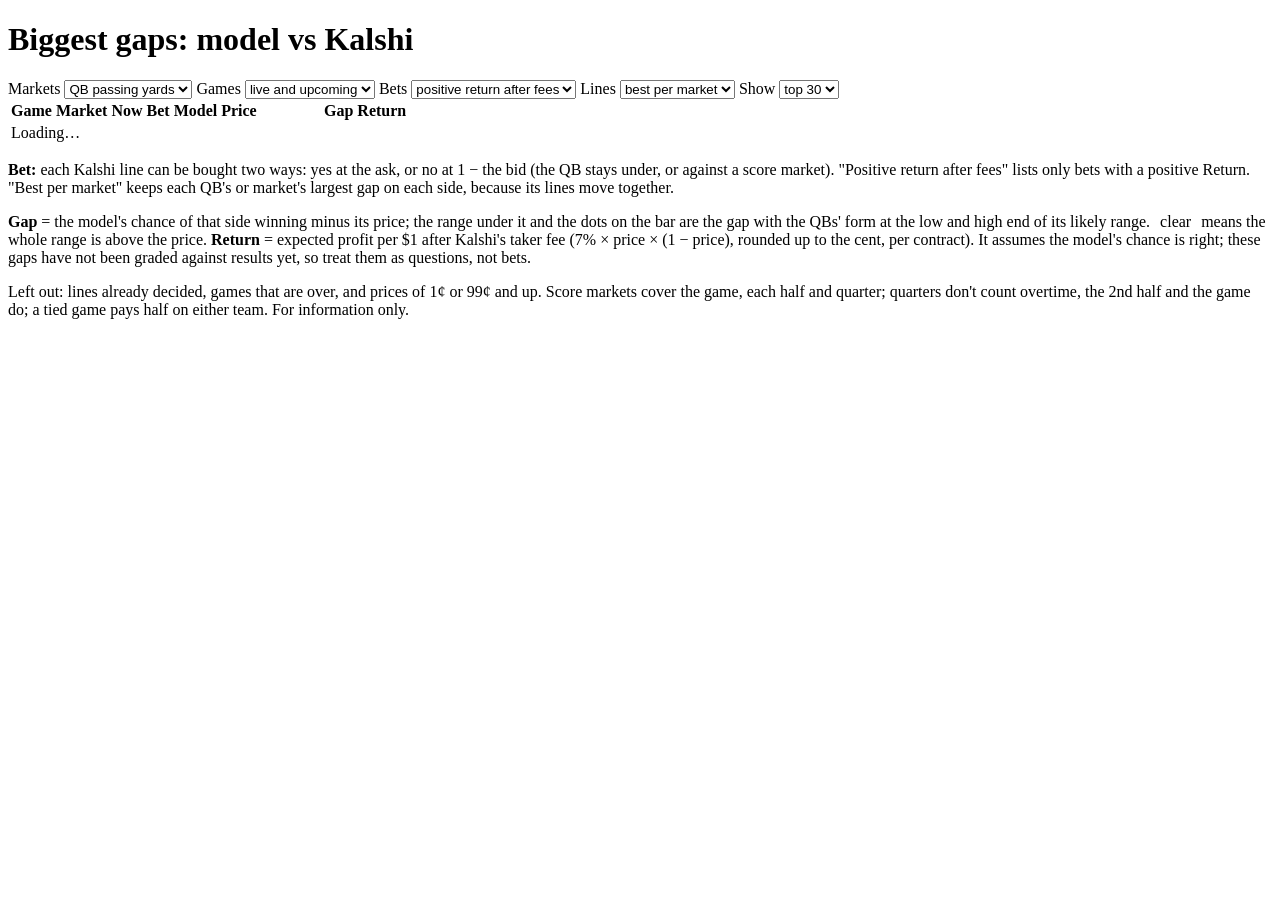
<file: nflsim/hosted/edges.html>
<!doctype html>
<html lang="en">
<head>
<meta charset="utf-8">
<meta name="viewport" content="width=device-width, initial-scale=1">
<title>Model vs Kalshi</title>
<style>
/*@shared.css*/
th, td { white-space: nowrap; }
.clear { font: 600 11px var(--font); color: var(--accent); background: var(--accent-wash); border-radius: 999px; padding: 0 6px; }
@media (max-width: 620px) {  /* a card per bet: on a phone the price and the gap can't sit off-screen */
  .panel thead { display: none; }
  .panel table, .panel tbody { display: block; }
  #rows tr { display: grid; grid-template-columns: repeat(4, minmax(0, 1fr)); gap: 6px 8px; padding: 10px 0; border-bottom: 1px solid var(--rule-2); }
  #rows td { border: 0; padding: 0; white-space: normal; text-align: left; }
  #rows td[colspan] { grid-column: 1 / -1; }
  #rows td:nth-child(1) { grid-column: span 3; order: 1; }
  #rows td:nth-child(10) { order: 2; text-align: right; }
  #rows td:nth-child(2) { grid-column: span 2; order: 3; }
  #rows td:nth-child(4) { grid-column: span 2; order: 4; text-align: right; }
  #rows td:nth-child(3) { grid-column: 1 / -1; order: 5; }
  #rows td.idle { display: none; }
  #rows td:nth-child(3)::before { content: "Now "; color: var(--ink-3); font-size: 11px; }
  #rows td:nth-child(7) { grid-column: 1 / -1; order: 6; }
  #rows td:nth-child(5) { order: 7; } #rows td:nth-child(6) { order: 8; } #rows td:nth-child(8) { order: 9; } #rows td:nth-child(9) { order: 10; }
  #rows td:nth-child(5)::before, #rows td:nth-child(6)::before, #rows td:nth-child(8)::before, #rows td:nth-child(9)::before {
    display: block; color: var(--ink-3); font-size: 11px; font-weight: 600; }
  #rows td:nth-child(5)::before { content: "Model"; } #rows td:nth-child(6)::before { content: "Price"; }
  #rows td:nth-child(8)::before { content: "Gap"; } #rows td:nth-child(9)::before { content: "Return"; }
}
</style>
</head>
<body>
<div class="app">
  <!--@nav Model vs Kalshi-->
  <header class="top">
    <h1>Biggest gaps: model vs Kalshi</h1>
    <div class="controls">
      <label>Markets <select id="kind"><option value="yards">QB passing yards</option><option value="scores">Score</option><option value="all">All</option></select></label>
      <label>Games <select id="which"><option value="all">live and upcoming</option><option value="in">live only</option><option value="pre">upcoming only</option></select></label>
      <label>Bets <select id="favor"><option value="pos">positive return after fees</option><option value="all">both sides</option></select></label>
      <label>Lines <select id="ladder"><option value="best">best per market</option><option value="all">every line</option></select></label>
      <label>Show <select id="top"><option value="15">top 15</option><option value="30" selected>top 30</option><option value="1000">all</option></select></label>
      <span class="muted" id="updated"></span>
    </div>
  </header>
  <section class="panel">
    <table>
      <thead><tr><th>Game</th><th>Market</th><th class="r" title="The QB's yards so far, or the points so far in that part of the game (away–home, total)">Now</th><th>Bet</th><th class="r">Model</th><th class="r">Price</th>
        <th style="width:16%"></th><th class="r" title="Model chance minus the price">Gap</th>
        <th class="r" title="Expected profit per $1 staked, after Kalshi's trading fee">Return</th><th></th></tr></thead>
      <tbody id="rows"><tr><td colspan="10" class="muted">Loading…</td></tr></tbody>
    </table>
  </section>
  <footer>
    <p><b>Bet:</b> each Kalshi line can be bought two ways: yes at the ask, or no at 1 − the bid (the QB stays under, or
      against a score market). "Positive return after fees" lists only bets with a positive Return. "Best per market" keeps each QB's or market's
      largest gap on each side, because its lines move together.</p>
    <p><b>Gap</b> = the model's chance of that side winning minus its price; the range under it and the dots on the bar
      are the gap with the QBs' form at the low and high end of its likely range. <span class="clear">clear</span> means
      the whole range is above the price. <b>Return</b> = expected profit per $1 after Kalshi's taker fee (7% × price ×
      (1 − price), rounded up to the cent, per contract). It assumes the model's chance is right; these gaps have not been graded
      against results yet, so treat them as questions, not bets.</p>
    <p>Left out: lines already decided, games that are over, and prices of 1¢ or 99¢ and up. Score markets cover the
      game, each half and quarter; quarters don't count overtime, the 2nd half and the game do; a tied game pays half on
      either team. For information only.</p>
  </footer>
</div>

<script>
/*@shared.js*/
</script>
<script>
(() => {
  const { $, esc, pct, cents, kickoff, store, getJSON, nameKey, cue, listen, streaming, above, scoreChance, scoreRange, marketLabel, watchStore, watchButton } = nfl;
  const SUMMARY = "summary.json", KALSHI = "kalshi.json", GAME = "game.html", EVERY_S = 5;
  const signed = (x, d = 0) => { const r = Number(x.toFixed(d)); return (r > 0 ? "+" : r < 0 ? "−" : "±") + Math.abs(r).toFixed(d); };
  const fee = (price) => Math.ceil(0.07 * price * (1 - price) * 100 - 1e-9) / 100;


  // the model's chance of a Kalshi score market, from its simulated points (the card's "scores"; same as the game page)
  const PARTS = { game: "game", "1H": "1st half", "2H": "2nd half", "1Q": "Q1", "2Q": "Q2", "3Q": "Q3", "4Q": "Q4" };

  // points so far in a part of the game: "3–7 (10)", away first
  const partNow = (g, k) => {
    const s = g.scores && g.scores[k];
    return s && s.now ? `${s.now[1]}–${s.now[0]} <span class="muted">(${s.now[0] + s.now[1]})</span>` : "—";
  };

  function bets(cards, prices, kind) {
    const out = [];
    const add = (b, p, ask, bid, lo, hi) => {
      for (const [side, ps, price, l, h] of [["yes", p, ask, lo, hi],
                                             ["no", 1 - p, bid == null ? null : 1 - bid, hi == null ? null : 1 - hi, lo == null ? null : 1 - lo]]) {
        if (price == null || price <= 0.01 || price >= 0.99) continue;
        out.push({ ...b, side, p: ps, lo: l, hi: h, price, gap: ps - price, ret: ps / (price + fee(price)) - 1 });
      }
    };
    for (const g of cards) {
      if (g.state === "post") continue;
      if (kind !== "yards") for (const m of ((prices[g.event] || {}).scores || [])) {
        const p = scoreChance(g, m);
        if (p == null || p <= 0.001 || p >= 0.999) continue;  // decided
        const r = scoreRange(g, m);
        add({ g, m, key: `${m.part}-${m.kind}-${m.team}-${m.x}` }, p, m.ask, m.bid, r && r[0], r && r[1]);
      }
      if (kind === "scores" || !g.qbs) continue;
      for (const q of g.qbs) {
        const m = ((prices[g.event] || {})[q.team] || []).find((x) => nameKey(x.qb) === nameKey(q.qb));
        if (!m) continue;
        for (const l of q.lines || []) {
          const k = m.lines[l.line];
          if (!k || q.yds >= l.line) continue;  // no market, or already decided
          add({ g, q, m, line: l.line, key: `${q.team}-${l.line}` }, l.p, k.ask, k.bid, l.lo, l.hi);
        }
      }
    }
    return out.sort((a, b) => b.gap - a.gap);
  }

  function row(b) {
    const g = b.g, live = g.state === "in";
    const when = live ? `<span class="live">LIVE</span> <span class="muted">${esc(g.clock)}</span>` : `<span class="muted">${esc(kickoff(g.kickoff))}</span>`;
    const lo = Math.min(b.p, b.price), hi = Math.max(b.p, b.price);
    const market = b.q ? `${esc(b.q.qb)} <span class="muted">${esc(b.q.team)}</span>`
      : `${esc(marketLabel(b.m))} <span class="muted">${esc(PARTS[b.m.part])}</span>`;
    const bet = b.q ? (b.side === "yes" ? `${b.line}+ yes` : `under ${b.line} (no)`) : b.side;
    return `<tr data-key="${esc(`${g.event}-${b.key}-${b.side}`)}">
      <td><a href="${GAME}?event=${encodeURIComponent(g.event)}">${esc(g.away)} @ ${esc(g.home)}</a> ${when}</td>
      <td>${market}</td>
      <td class="r num${live ? "" : " idle"}">${!live ? "—" : b.q ? Math.round(b.q.yds) : partNow(g, b.m.part)}</td>
      <td><span class="side ${b.side}">${bet}</span></td>
      <td class="r num" title="${b.lo == null ? "" : `likely range ${pct(b.lo)}–${pct(b.hi)}`}">${pct(b.p)}</td>
      <td class="r num"><a href="${esc(b.m.url)}" target="_blank" rel="noopener">${cents(b.price)}</a></td>
      <td><div class="gap" title="model ${pct(b.p)} vs price ${cents(b.price)}"><i style="left:${(lo * 100).toFixed(1)}%;width:${((hi - lo) * 100).toFixed(1)}%"></i><b style="left:${(b.price * 100).toFixed(1)}%"></b>${b.lo == null ? "" : [b.lo, b.hi].map((x) => `<span class="rng" style="left:${(x * 100).toFixed(1)}%"></span>`).join("")}</div></td>
      <td class="r num">${b.lo != null && b.lo > b.price ? `<span class="clear" title="Even with the QBs' form at the unfavorable end of its likely range, the model's chance is above the price">clear</span> ` : ""}${signed(b.gap * 100)} pts${b.lo == null ? "" : `<br><span class="muted" style="font-size:11.5px">${signed((b.lo - b.price) * 100)} to ${signed((b.hi - b.price) * 100)}</span>`}</td>
      <td class="r num">${signed(b.ret * 100)}%</td><td>${watchButton(entryOf(b))}</td></tr>`;
  }
  const entryOf = (b) => ({ side: b.side, ...(b.q ? { t: (b.m.lines[b.line] || {}).ticker, ev: b.g.event, type: "yards", team: b.q.team, qb: b.q.qb, line: b.line }
    : { t: b.m.ticker, ev: b.g.event, type: "score", part: b.m.part, kind: b.m.kind, team: b.m.team, x: b.m.x, label: marketLabel(b.m) }) });

  $("rows").addEventListener("click", (e) => {
    const b = e.target.closest("button.watch");
    if (!b) return;
    watchStore.toggle(JSON.parse(b.dataset.entry));
    if (cards) show(cards, prices);
  });


  function show(cards, prices) {
    const which = $("which").value;
    const priced = bets(cards.filter((g) => which === "all" || g.state === which), prices || {}, $("kind").value);
    const kept = $("favor").value === "pos" ? priced.filter((b) => b.ret > 0) : priced;
    // one QB's or one market's lines rise and fall together: they are one opinion, so list its largest gap
    const seenLadder = new Set();
    const all = $("ladder").value === "all" ? kept : kept.filter((b) => {
      const k = [b.g.event, b.side, b.q ? b.q.team : `${b.m.part}-${b.m.kind}-${b.m.team}`].join("|");
      return !seenLadder.has(k) && seenLadder.add(k);
    });
    const shown = all.slice(0, Number($("top").value));
    $("rows").innerHTML = shown.map(row).join("") ||
      `<tr><td colspan="10" class="muted">${priced.length ? "No bet has a positive expected return after fees right now." : "No Kalshi prices to compare right now."}</td></tr>`;
    cue("#rows tr");
    $("updated").textContent = `${all.length} of ${priced.length} prices · updated ${new Date().toLocaleTimeString()}`;
  }

  let busy = false, cards = null, prices = null;
  async function refresh(force) {
    if (busy || (streaming() && !force)) return;
    busy = true;
    try {
      [cards, prices] = await Promise.all([getJSON(SUMMARY), getJSON(KALSHI)]);
      show(cards, prices);
    } catch (e) {
      $("updated").innerHTML = `<span class="err">Update failed: ${esc(e.message)}</span>`;
      if (!cards) $("rows").innerHTML = `<tr><td colspan="10" class="err">Couldn't load the prices. Trying again.</td></tr>`;
    } finally { busy = false; }
  }

  listen([SUMMARY, KALSHI], (path, body) => {
    if (path === SUMMARY) cards = body; else prices = body;
    if (cards) show(cards, prices);
  });

  for (const id of ["kind", "which", "favor", "ladder", "top"]) {
    const saved = store.get("edges:" + id);
    if (saved && [...$(id).options].some((o) => o.value === saved)) $(id).value = saved;
    $(id).addEventListener("change", () => { store.set("edges:" + id, $(id).value); cards ? show(cards, prices) : refresh(true); });
  }
  refresh();
  setInterval(refresh, EVERY_S * 1000);
})();
</script>
</body>
</html>
</file>
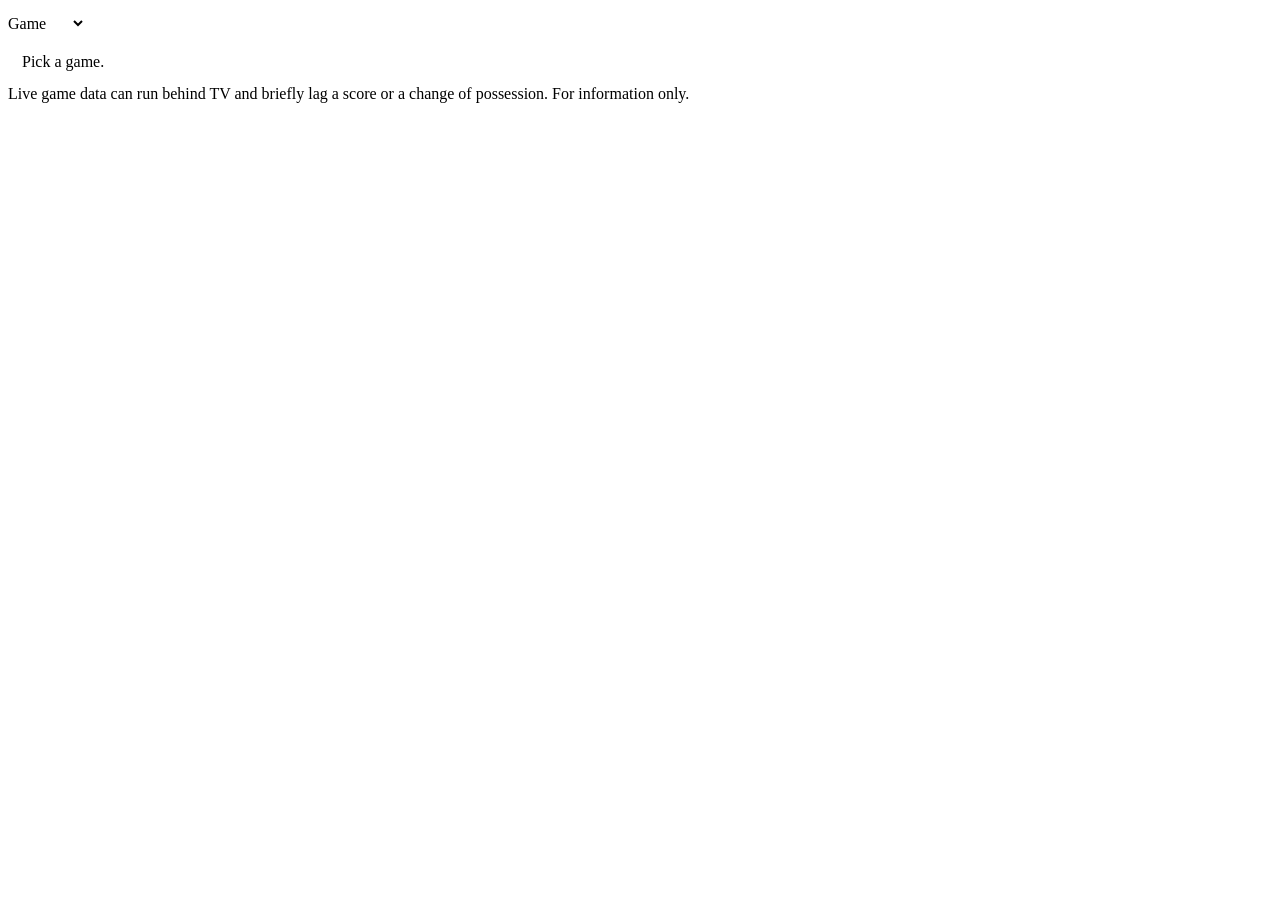
<file: nflsim/hosted/game.html>
<!doctype html>
<html lang="en">
<head>
<meta charset="utf-8">
<meta name="viewport" content="width=device-width, initial-scale=1">
<title>Live Game Companion</title>
<style>
/*@shared.css*/
header.top { align-items: center; justify-content: flex-start; }
.controls { gap: 8px; color: inherit; }
select, input, button { font: inherit; color: var(--ink); background: var(--surface); border: 1px solid var(--rule); border-radius: 6px; padding: 6px 8px; }
button { cursor: pointer; }
.panel { padding: 14px; overflow-x: visible; }
button.watch { margin-left: 4px; }
.now { font-size: 18px; font-weight: 600; margin-top: 6px; }
.badge { display: inline-block; padding: 1px 8px; border-radius: 999px; font-size: 12px; background: var(--accent-wash); color: var(--accent); }
.badge.warn { background: var(--warn-wash); color: var(--warn); }
.pill { display: inline-block; padding: 2px 10px; border-radius: 999px; font-weight: 700; background: var(--accent); color: var(--bg); white-space: nowrap; }
.pill.sm { padding: 0 8px; font-size: 12px; font-weight: 600; }
.pill.same { background: transparent; color: var(--ink-2); border: 1px solid var(--rule); }
.pill.change { background: var(--warn); color: var(--bg); }
.grid2 { margin-top: 6px; display: grid; grid-template-columns: minmax(0, 1.3fr) minmax(0, 1fr); gap: 14px; align-items: start; }
@media (max-width: 820px) { .grid2 { grid-template-columns: minmax(0, 1fr); } }
.grid2[hidden] { display: none; }
@media (max-width: 620px) { table.odds tr > :nth-child(2) { display: none; } }  /* the chance bars: room for the result */
h2 { margin: 0 0 10px; font-size: 15px; text-transform: uppercase; letter-spacing: .05em; color: var(--ink-2); }
.bar { position: relative; height: 8px; background: var(--bar-2); border-radius: 4px; min-width: 60px; }
.bar { margin-bottom: 5px; }
/* on the bar, the Kalshi ask; under it, the likely range: they no longer sit on top of each other */
.bar b.ask { position: absolute; top: -4px; bottom: -4px; width: 2px; margin-left: -1px; background: var(--ink); box-shadow: 0 0 0 1px var(--surface); }
.bar .range { position: absolute; top: calc(100% + 2px); height: 2px; min-width: 2px; background: var(--ink-2); }
.range-key { display: inline-block; width: 16px; height: 2px; background: var(--ink-2); vertical-align: 3px; margin-right: 4px; }
.mark-key { display: inline-block; width: 2px; height: 12px; background: var(--ink); vertical-align: -2px; margin-right: 4px; }
.mix { margin-top: 10px; color: var(--ink-2); }
.board { display: flex; flex-wrap: wrap; gap: 4px 18px; align-items: baseline; }
.board h1 { display: flex; gap: 24px; font: 700 32px/1.1 var(--font); letter-spacing: 0; font-variant-numeric: tabular-nums; }
.board h1 > span { display: inline-flex; gap: 10px; align-items: baseline; }
.board .abbr { font-weight: 600; color: var(--ink-2); }
.board .has .abbr { color: var(--ink); }
.board .has .abbr::after { content: ""; display: inline-block; width: 13px; height: 8px; margin-left: 6px; border-radius: 50%; background: var(--accent); vertical-align: 4px; }
.board .meta { color: var(--ink-2); }
.winp { margin-top: 12px; max-width: 620px; }
.winp .wp { height: 12px; border-radius: 6px; }
.winp .wp-lbl { font-size: 14px; margin-top: 3px; }
.box { margin-top: 12px; font-size: 13px; width: auto; min-width: min(100%, 480px); }
.box th, .box td { padding: 3px 12px 3px 0; text-align: right; border: 0; vertical-align: top; }
.box th:first-child, .box td:first-child { text-align: left; font-weight: 600; }
.box td { font-family: var(--mono); font-variant-numeric: tabular-nums; }
.box td:first-child, .box .odds td { font-family: var(--font); }
.box .total { font-weight: 700; }
.box small { display: block; color: var(--ink-3); font-size: 11.5px; font-weight: 400; }
.box .odds td { color: var(--ink-3); font-size: 11.5px; font-weight: 400; }
details.play > summary { cursor: pointer; font-weight: 600; color: var(--ink-2); padding: 6px 0; }
details.play[hidden] { display: none; }
.lines .group th { padding-top: 14px; color: var(--ink-2); font-size: 13px; }
.lines .group button { font-size: 12px; padding: 1px 8px; margin-left: 8px; border-radius: 999px; font-weight: 400; }
@media (max-width: 620px) {
  .lines td:first-child { white-space: nowrap; }
  .lines tr > :nth-child(4) { display: none; }  /* the bar: the chance and the price say it on a phone */
}
.bar i { position: absolute; left: 0; top: 0; bottom: 0; background: var(--bar); border-radius: 4px; }
.parts { display: flex; flex-wrap: wrap; gap: 6px; margin-bottom: 8px; }
.parts button { padding: 3px 10px; border-radius: 999px; font-size: 13px; }
.now-part { font-weight: 600; margin-bottom: 6px; }
.now-part:empty { display: none; }
.parts button[aria-pressed="true"] { background: var(--accent); border-color: var(--accent); color: var(--bg); font-weight: 600; }
.markets { display: grid; gap: 10px; }
.mkt-tabs { display: flex; flex-wrap: wrap; gap: 2px; border-bottom: 1px solid var(--rule); }
.mkt-tabs button { border: 0; border-bottom: 3px solid transparent; border-radius: 0; background: none; padding: 8px 12px;
  margin-bottom: -1px; font-weight: 600; color: var(--ink-2); }
.mkt-tabs button[aria-selected="true"] { color: var(--ink); border-bottom-color: var(--accent); }
.markets [hidden], .markets[hidden] { display: none; }
.mkt-tabs .side { margin-left: auto; align-self: center; display: inline-flex; gap: 0; }
.mkt-tabs .side button { border: 1px solid var(--rule); border-radius: 0; background: var(--surface); padding: 3px 12px; margin: 0; font-size: 13px; color: var(--ink-2); font-weight: 600; }
.mkt-tabs .side button:first-child { border-radius: 999px 0 0 999px; }
.mkt-tabs .side button:last-child { border-radius: 0 999px 999px 0; border-left: 0; }
.mkt-tabs .side button[aria-pressed="true"] { background: var(--accent); border-color: var(--accent); color: var(--bg); }
.qbs { display: grid; grid-template-columns: repeat(auto-fit, minmax(min(100%, 300px), 1fr)); gap: 14px; }
.qb h3 { margin: 0; font-size: 16px; }
.qb .sub { color: var(--ink-2); margin: 2px 0 8px; }
.qb .theta { font-size: 13px; margin: -4px 0 8px; }
.qb .theta .badge { margin-left: 4px; }
.recap { margin-top: 8px; color: var(--ink-2); }
.recap b { color: var(--ink); }
</style>
</head>
<body>
<div class="app">
  <!--@nav Game-->
  <header class="top">
    <div class="controls"><label class="muted">Game <select id="game"></select></label></div>
  </header>

  <div class="stale" id="stale" role="status" hidden></div>

  <section class="panel" id="head" aria-live="polite"><span class="muted">Pick a game.</span></section>

  <section class="markets" id="markets" hidden>
    <div class="mkt-tabs" id="mkt" role="tablist" aria-label="Markets"><button type="button" role="tab" data-set="yards">QB passing yards</button><button type="button" role="tab" data-set="scores">Score</button>
      <span class="side" id="side" role="group" aria-label="Chances and prices for the yes or the no side"><button type="button" data-side="yes" title="Chance the line is reached; Kalshi's yes price">Yes</button><button type="button" data-side="no" title="Chance it isn't; Kalshi's no price (1 − the yes bid)">No</button></span></div>
    <div class="qbs" id="qbs" role="tabpanel"></div>
    <section class="panel" id="lines" role="tabpanel" hidden>
        <div class="parts" id="parts" role="group" aria-label="Part of the game"></div>
      <div class="now-part" id="part-now"></div>
      <table class="lines"><thead><tr><th>Market</th><th class="r">Chance</th><th class="r" id="lines-price" title="Kalshi yes price (ask), before fees">Kalshi</th><th></th></tr></thead>
        <tbody id="lines-rows"></tbody></table>
      <div class="muted" style="font-size:12px;margin-top:4px"><span class="range-key"></span>likely range of the chance ·
      <span class="mark-key"></span>Kalshi price for the side shown: bar past the mark = the model rates it above the price.
        Long lists start with the 5 lines nearest a coin flip. Quarters don't count overtime; the 2nd half and the game do.</div>
    </section>
  </section>

  <details class="play" id="play" open hidden>
    <summary>Next snap and drive</summary>
    <div class="grid2">
    <section class="panel">
      <h2>The next snap</h2>
      <table class="odds"><thead><tr><th class="r">Chance</th><th></th><th>Outcome</th><th>Result</th></tr></thead><tbody id="next"></tbody></table>
      <div class="mix" id="mix"></div>
    </section>
    <section class="panel">
      <h2 id="drive-title">This drive</h2>
      <table class="odds"><thead><tr><th class="r">Chance</th><th></th><th>Outcome</th><th class="r">Plays</th><th class="r">Time</th></tr></thead><tbody id="drive"></tbody></table>
    </section>
    </div>
  </details>

  <footer>
    Live game data can run behind TV and briefly lag a score or a change of possession.
    For information only.
  </footer>
</div>

<script>
/*@shared.js*/
</script>
<script>
(() => {
  const { $, esc, pct, cents, ago, kickoff, store, nameKey, seen, cue, listen, streaming, above, scoreChance, scoreRange, marketLabel, watchStore, watchButton } = nfl;
  const EVERY_S = 10;  // how often the page polls while no pushed updates arrive
  let last = null, busy = false, prices = null;
  const getJSON = (path) => nfl.getJSON(path, "no update yet for this game");
  const STALE_S = 60;  // worker heartbeat older than this: show the banner
  const STATS_S = 2 * 86400;  // stats refreshed longer ago than this: say so

  // kickoffs in the viewer's time (the feed's own text is in Eastern); the states don't carry them, the game list does
  let games = [];
  const when = (d) => { const g = d.status === "pre" && games.find((x) => x.event === d.event); return g ? kickoff(g.kickoff) : d.detail; };

  async function loadGames() {
    const g = games = await getJSON("games.json");
    const current = $("game").value;  // the periodic reload keeps the viewer's pick
    $("game").innerHTML = g.map((x) => `<option value="${x.event}">${esc(x.away)} @ ${esc(x.home)} · ${x.state === "in" ? esc(x.detail) + ` (${x.awayScore}–${x.homeScore})` : x.state === "pre" ? esc(kickoff(x.kickoff)) : esc(x.detail)}</option>`).join("");
    const asked = new URLSearchParams(location.search).get("event");
    const pick = [current, asked, store.get("live:game")].find((e) => e && g.some((x) => x.event === e));
    if (pick) $("game").value = pick;
  }


  let status = null;
  function follow() {  // the stream for the game on screen
    const ev = $("game").value;
    if (!ev) return;
    listen([`state/${ev}.json`, "kalshi.json", "status.json"], (path, body) => {
      if (path === "kalshi.json") prices = body;
      else if (path === "status.json") status = body;
      else if (path === `state/${$("game").value}.json`) last = body;
      if (last && last.event === $("game").value) { render(last); if (status) showStatus(status, last.event); }
    });
  }

  async function refresh(force) {
    if (busy || !$("game").value || (streaming() && force !== true)) return;
    busy = true;
    try {
      const [d, st, kp] = await Promise.all([getJSON(`state/${encodeURIComponent($("game").value)}.json`),
                                             getJSON("status.json").catch(() => null), getJSON("kalshi.json").catch(() => null)]);
      if (kp) prices = kp;
      status = st;
      last = d; render(d); showStatus(st, d.event);
    } catch (e) {
      $("update-err")?.remove();  // one message, however many tries fail
      $("head").insertAdjacentHTML("beforeend", `<div class="err" id="update-err">Update failed: ${esc(e.message)}. Trying again.</div>`);
    } finally { busy = false; }
  }

  function showStatus(st, event) {
    const el = $("stale");
    if (!st) { el.hidden = false; el.textContent = "Can't reach the update service; numbers may be out of date."; return; }
    const behind = (Date.now() - Date.parse(st.updated)) / 1000 - (st.skew || 0);
    const err = (st.errors || {})[event];
    const limit = Math.max(STALE_S, 2.5 * (st.every || 0));  // the worker checks less often between game windows
    const stats = st.data && st.data.stats ? (Date.now() - Date.parse(st.data.stats)) / 1000 : 0;
    const oldStats = stats > STATS_S;
    el.hidden = behind <= limit && !err && !oldStats;
    el.textContent = behind > limit ? `Updates have paused: the last check of the live feed was ${ago(behind)} ago. Numbers may be out of date.`
      : err ? "This game's latest update failed; showing the last good numbers."
      : oldStats ? `Player stats were last updated ${ago(stats)} ago; pregame numbers may be out of date.` : "";
  }

  // the box score: real points in whole numbers, what's still expected in small type; it adds up to the final
  function boxScore(d) {
    const qs = d.quarters || [];
    if (!qs.length) return "";
    const sofar = (q) => q.state === "live" && d.scores && d.scores[`${q.q}Q`] ? d.scores[`${q.q}Q`].now : null;  // [home, away]
    const cell = (q, side) => {
      if (q.state === "done") return String(Math.round(q[side]));
      const now = sofar(q), exp = `<small title="Expected by the end of the quarter">${q[side].toFixed(1)}</small>`;
      return now ? `${now[side === "home" ? 0 : 1]}${exp}` : exp;
    };
    const wentOT = d.overtime || /OT/.test(d.detail || "");
    const otPts = (side) => d.score[side] - qs.reduce((s, q) => s + q[side], 0);
    const pre = d.status === "pre", odds = qs.some((q) => q.state !== "done");
    const row = (t, side) => `<tr data-key="${side}"><td>${esc(t)}</td>${qs.map((q) => `<td>${cell(q, side)}</td>`).join("")}${
      wentOT ? `<td>${otPts(side)}</td>` : ""}<td class="total">${pre ? `<small>${d.final ? Math.round(d.final[side]) : "—"}</small>` : d.score[side]}</td></tr>`;
    const fav = (q) => {
      if (q.state === "done") return "";
      const [t, p] = q.tie > q.homeWin && q.tie > q.awayWin ? ["tie", q.tie] : q.homeWin >= q.awayWin ? [d.home, q.homeWin] : [d.away, q.awayWin];
      return `<span title="${esc(`${d.away} ${pct(q.awayWin)}, ${d.home} ${pct(q.homeWin)}, tie ${pct(q.tie)}`)}">${esc(t)} ${pct(p)}</span>`;
    };
    return `<table class="box"><thead><tr><th></th>${qs.map((q) => `<th>Q${q.q}</th>`).join("")}${wentOT ? "<th>OT</th>" : ""}<th>${pre ? "Proj" : d.status === "post" ? "Final" : "Now"}</th></tr></thead>
      <tbody>${row(d.away, "away")}${row(d.home, "home")}${odds ? `<tr class="odds"><td>Quarter favorite</td>${qs.map((q) => `<td>${fav(q)}</td>`).join("")}${wentOT ? "<td></td>" : ""}<td></td></tr>` : ""}</tbody></table>`;
  }

  // win chance: the first thing to know about a game that isn't over
  function winBar(d) {
    const f = d.final;
    if (!f || d.status === "post") return "";
    return `<div class="winp"><div class="wp" title="Win chance"><i style="width:${(f.awayWin * 100).toFixed(1)}%"></i></div>
      <div class="wp-lbl"><span>${esc(d.away)} <b class="num">${pct(f.awayWin)}</b></span><span class="num">projected ${Math.round(f.away)}–${Math.round(f.home)}</span><span>${esc(d.home)} <b class="num">${pct(f.homeWin)}</b></span></div></div>`;
  }

  // a finished game against the pregame betting line: who covered, over or under
  function recap(d) {
    const l = d.line || {}, a = d.score.away, h = d.score.home;
    if (l.spread == null) return "";
    const fav = l.spread > 0 ? d.home : d.away, s = Math.abs(l.spread), m = h - a;
    const won = m === 0 ? "tied" : `${esc(m > 0 ? d.home : d.away)} won by ${Math.abs(m)}`;
    const favBy = l.spread > 0 ? m : -m;  // the favorite's margin
    const cover = favBy === s ? "push" : favBy > s ? `${esc(fav)} covered` : `${esc(fav === d.home ? d.away : d.home)} covered`;
    const total = l.total == null ? "" : ` · total ${l.total}: <b class="num">${a + h}</b> points, ${a + h === l.total ? "push" : a + h > l.total ? "over" : "under"}`;
    return `<div class="recap">Line ${esc(fav)} −${s}: ${won}, <b>${cover}</b>${total}</div>`;
  }


  let shownEvent = null;
  const CUES = ["#head h1", "#head .now", "#head .wp-lbl", "#head .box tbody tr", "#next tr", "#drive tr", "#mix", "#qbs h3", "#qbs .sub", "#qbs .theta", "#qbs tbody tr", "#lines-rows tr", "#part-now"];
  function render(d) { draw(d); cue(...CUES); }

  // which side the chances and prices are for: yes (the line is reached) or no (it isn't); no = 1 − yes, bought at 1 − the yes bid
  let side = store.get("live:side") === "no" ? "no" : "yes";
  const isNo = () => side === "no";
  const sp = (p) => p == null ? null : isNo() ? 1 - p : p;  // a yes chance, as the side shown
  const buyAt = (k) => !k ? null : isNo() ? (k.bid == null ? null : 1 - k.bid) : k.ask;
  const sellAt = (k) => !k ? null : isNo() ? (k.ask == null ? null : 1 - k.ask) : k.bid;
  const span = (lo, hi) => lo == null ? [null, null] : isNo() ? [1 - hi, 1 - lo] : [lo, hi];
  const yardLabel = (line) => isNo() ? `under ${line}` : `${line}+`;
  function showSide() {
    document.querySelectorAll("#side button").forEach((b) => b.setAttribute("aria-pressed", String(b.dataset.side === side)));
    $("lines-price").title = `Kalshi ${side} price (what buying ${side} costs), before fees`;
  }
  $("side").addEventListener("click", (e) => {
    const b = e.target.closest("button[data-side]");
    if (!b || b.dataset.side === side) return;
    side = b.dataset.side; store.set("live:side", side); showSide();
    if (last) { draw(last); seen.clear(); cue(...CUES); }  // the same numbers seen from the other side: nothing flashes
  });
  showSide();

  function draw(d) {
    if (d.event !== shownEvent) { seen.clear(); shownEvent = d.event; }  // another game: nothing to compare
    const post = d.status === "post", pre = d.status === "pre";
    document.title = pre ? `${d.away} @ ${d.home}` : `${d.away} ${d.score.away}–${d.score.home} ${d.home}`;
    renderLines(d);
    $("play").hidden = post || pre;  // nothing left to play; before kickoff nobody knows who receives
    $("markets").hidden = false;
    $("mkt").hidden = post;  // over: the recap, not markets
    if (post) { $("qbs").hidden = false; $("lines").hidden = true; } else showSet();
    const team = (t, sc) => `<span${!pre && !post && d.ball && d.ball.team === t ? ` class="has" title="${esc(t)} has the ball"` : ""}><span class="abbr">${esc(t)}</span>${pre ? "" : `<span>${sc}</span>`}</span>`;
    const holder = (b) => b ? `${b.team} ${b.kick ? "receives" : "ball"}` : "";
    const age = d.feedTime ? Math.round((Date.now() - Date.parse(d.feedTime)) / 1000 - ((status && status.skew) || 0)) : null;
    const spread = d.line.spread == null ? "" : `line ${d.home} ${d.line.spread > 0 ? "−" + d.line.spread : "+" + Math.abs(d.line.spread)} · total ${d.line.total}`;
    $("head").innerHTML = `<div class="board"><h1>${team(d.away, d.score.away)}${team(d.home, d.score.home)}</h1>
        <span class="meta">${esc(when(d))}</span><span class="meta">${esc(spread)}</span></div>
      ${post || pre ? "" : `<div class="now">${d.ball ? `<span class="pill">${esc(d.ball.team)} ${d.ball.kick ? "receives" : "ball"}</span> ${esc(d.ball.kick ? "Kickoff next" : d.ball.situation)}` : esc(d.now)}</div>
      ${d.lastPlay ? `<div class="muted">Last play: ${esc(d.lastPlay)}${age != null ? ` · ${ago(age)} ago` : ""}</div>` : ""}`}
      ${post ? recap(d) : winBar(d)}${boxScore(d)}`;
    {
    const max = Math.max(...d.next.map((x) => x.prob), 0.01);
    $("next").innerHTML = d.next.map((x) => {
        const extra = [x.first ? `1st down ${pct(x.first)}` : "", x.onDowns ? `turnover on downs ${pct(x.onDowns)}` : ""].filter(Boolean).join(" · ");
        return `<tr data-key="${esc(x.outcome)}"><td class="r num">${pct(x.prob, 1)}</td>
        <td style="width:24%"><div class="bar"><i style="width:${(x.prob / max * 100).toFixed(1)}%"></i></div></td>
        <td>${esc(x.outcome)}${x.score ? ` <span class="badge">${esc(x.score)}</span>` : ""}</td>
        <td class="muted">${x.situation == null ? esc(x.state) : (x.ball ? `<span class="pill sm ${x.change ? "change" : "same"}">${esc(holder({ team: x.ball, kick: x.kick }))}</span> ` : "") +
          esc(x.kick ? (x.situation === "halftime kickoff" ? "Halftime kickoff" : "Kickoff") : x.situation)}${extra ? `<br><span class="num">${esc(extra)}</span>` : ""}</td></tr>`; }).join("") +
      `<tr><td class="r num muted">${pct(Math.max(0, 1 - d.next.reduce((a, x) => a + x.prob, 0)), 1)}</td><td></td><td class="muted" colspan="2">every other outcome</td></tr>`;
    const dv = d.drive || { team: "", kickoff: false, outcomes: [], expPts: null }, dmax = Math.max(...dv.outcomes.map((x) => x.prob), 0.01);
    const cap = (t) => t.charAt(0).toUpperCase() + t.slice(1);
    $("drive-title").textContent = dv.kickoff ? "Next drive" : "This drive";
    $("drive").innerHTML = dv.outcomes.length ? dv.outcomes.map((x) => `<tr data-key="${esc(x.result)}"><td class="r num">${pct(x.prob, 1)}</td>
        <td style="width:24%"><div class="bar"><i style="width:${(x.prob / dmax * 100).toFixed(1)}%"></i></div></td>
        <td>${esc(cap(x.result))}${x.score ? ` <span class="badge">${esc(x.score)}</span>` : ""}</td>
        <td class="r num muted">${Math.round(x.plays)}</td><td class="r num muted">${esc(x.time)}</td></tr>`).join("") +
      `<tr><td class="r num muted">${pct(Math.max(0, 1 - dv.outcomes.reduce((a, x) => a + x.prob, 0)), 1)}</td><td></td><td class="muted" colspan="3">every other outcome</td></tr>`
      : `<tr><td class="muted" colspan="5">No drive in progress.</td></tr>`;
    $("mix").textContent = "Next play: " + d.mix.map((m) => `${m.event} ${pct(m.prob)}`).join(", ");
    }
    $("qbs").innerHTML = d.qbs.map((q) => `<section class="panel qb">
        <h3>${esc(q.qb || q.team)} <span class="muted">${esc(q.team)}</span> ${q.out ? `<span class="badge warn">${post ? "replaced" : "may be out"}</span>` : ""}</h3>
        ${post ? qbRecap(d, q) : `<div class="sub">${d.status === "pre" ? "" : `<b class="num">${Math.round(q.yds)}</b> yds now · `}${q.median == null ? "no projection yet" : `${pre ? "" : "final "}median <b class="num">${Math.round(q.median)}</b> (80% range ${Math.round(q.p10)}–${Math.round(q.p90)})`}${d.status === "pre" ? "" : ` · pregame ${Math.round(q.mu)}`}</div>
        ${thetaRow(q, pre)}${qbLines(d, q)}`}</section>`).join("");
  }

  // a finished game: the QB's yards against his pregame expectation, and the lines he cleared
  function qbRecap(d, q) {
    const y = Math.round(q.yds), diff = Math.round(q.yds - q.mu), m = market(d, q);
    const listed = q.lines.map((l) => l.line).filter((x) => (x >= 150 && x <= 350) || (m && m.lines[x]));
    const cleared = listed.filter((x) => y >= x), short = listed.filter((x) => y < x);
    const lines = [cleared.length ? `cleared ${cleared[cleared.length - 1]}+` : "", short.length ? `short of ${short[0]}+` : ""].filter(Boolean).join(", ");
    return `<div class="sub"><b class="num">${y}</b> yds · pregame expectation <b class="num">${Math.round(q.mu)}</b>
      (${diff === 0 ? "right on it" : `${Math.abs(diff)} ${diff > 0 ? "over" : "under"}`})</div>${lines ? `<div class="recap">${lines}</div>` : ""}`;
  }

  // Kalshi's market for this QB (same team, same last name), if it lists one
  const market = (d, q) => (((prices || {})[d.event] || {})[q.team] || []).find((m) => nameKey(m.qb) === nameKey(q.qb));

  document.addEventListener("click", (e) => {
    const b = e.target.closest("button.watch");
    if (!b) return;
    watchStore.toggle(JSON.parse(b.dataset.entry));
    if (last) render(last);
  });

  // what moves this QB's chances: dropbacks left and, when his team has the next snap, the chance of the line
  // nearest a coin flip after each result of that snap (the same simulated games, grouped by it)
  function thetaRow(q, pre) {
    const th = q.theta;
    if (!th || q.out) return "";
    const db = th.dropbacks, n = Math.round(db.mean);
    let i = -1;
    q.lines.forEach((l, j) => { if (l.line > q.yds && l.p > 0.03 && l.p < 0.97 && (i < 0 || Math.abs(l.p - 0.5) < Math.abs(q.lines[i].p - 0.5))) i = j; });
    const L = i >= 0 ? q.lines[i] : null;
    const left = `~${n} dropback${n === 1 ? "" : "s"}${pre ? "" : " left"} (80% range ${Math.round(db.p10)}–${Math.round(db.p90)}${db.none >= 0.005 ? `; none in ${pct(db.none)}` : ""})` +
      (L && !pre ? ` · ${Math.round(L.line - q.yds)} yds to ${L.line}+` : "");
    const move = (p) => { const m = Math.round((sp(p) - sp(L.p)) * 100); return m === 0 ? "±0" : m > 0 ? `+${m}` : `−${-m}`; };
    const next = L && th.next && !pre ? `<div class="theta">${yardLabel(L.line)} is ${pct(sp(L.p))} now; after the next snap: ` + th.next.map((x) =>
      `<span class="badge" title="${esc(`${x.outcome} (${pct(x.prob)} of next snaps): ` + q.lines.map((l, j) => `${yardLabel(l.line)} ${pct(sp(x.p[j]))}`).join(", "))}">${esc(x.outcome)} ${pct(sp(x.p[i]))} <span class="num">(${move(x.p[i])})</span></span>`).join("") +
      `</div>` : "";
    return `<div class="theta muted">${left}</div>${next}`;
  }

  const rangeLine = (lo, hi) => lo == null ? "" : `<span class="range" style="left:${(lo * 100).toFixed(1)}%;width:${((hi - lo) * 100).toFixed(1)}%"></span>`;

  function qbLines(d, q) {
    const m = market(d, q);
    // lines still in play: not ones already cleared, nor ones nobody gives a chance
    const lines = q.lines.filter((l) => ((l.line >= 150 && l.line <= 350) || (m && m.lines[l.line])) && q.yds < l.line
      && (l.p >= 0.005 || (m && m.lines[l.line] && m.lines[l.line].ask > 0.02)));
    if (!lines.length) return `<div class="muted">Every line is decided.</div>`;
    const price = (l) => {
      const k = m && m.lines[l.line];
      if (!k) return "";
      const tip = `Kalshi ${yardLabel(l.line)}: buy ${side} ${cents(buyAt(k))} · sell ${side} ${cents(sellAt(k))} · last yes ${cents(k.last)}`;
      return `<a href="${esc(m.url)}" target="_blank" rel="noopener" title="${esc(tip)}">${cents(buyAt(k))}</a>${watchButton(
        { t: k.ticker, ev: d.event, type: "yards", team: q.team, qb: q.qb, line: l.line, side })}`;
    };
    const spread = (l) => { const [lo, hi] = span(l.lo, l.hi); return lo == null ? "" : `${yardLabel(l.line)}: ${pct(sp(l.p))}, likely range ${pct(lo)}–${pct(hi)}`; };
    const dots = (l) => rangeLine(...span(l.lo, l.hi));
    const tick = (l) => {
      const k = m && m.lines[l.line], b = buyAt(k);
      return b != null ? `<b class="ask" style="left:${(b * 100).toFixed(1)}%" title="Kalshi ${side} ${cents(b)} · model ${pct(sp(l.p))}"></b>` : "";
    };
    return `<table><thead><tr><th>Line</th><th class="r">Chance</th>${m ? `<th class="r" title="Kalshi ${side} price (what buying ${side} costs), before fees">Kalshi</th>` : ""}<th></th></tr></thead><tbody>
        ${lines.map((l) => `<tr data-key="${esc(q.team)}-${l.line}"><td class="num">${yardLabel(l.line)}</td><td class="r num">${pct(sp(l.p))}</td>${m ? `<td class="r num">${price(l)}</td>` : ""}<td style="width:${m ? 45 : 55}%"><div class="bar" title="${esc(spread(l))}"><i style="width:${(sp(l.p) * 100).toFixed(1)}%"></i>${dots(l)}${tick(l)}</div></td></tr>`).join("")}
        </tbody></table><div class="muted" style="font-size:12px;margin-top:4px"><span class="range-key"></span>likely range of the chance${m ? ` · <span class="mark-key"></span>Kalshi ${side} price: bar past the mark = the model rates it above the price` : ""}</div>`;
  }

  // Kalshi's score markets (game, halves, quarters) beside the model's chance, from its simulated points (d.scores)
  const PARTS = { game: "Game", "1H": "1st half", "2H": "2nd half", "1Q": "Q1", "2Q": "Q2", "3Q": "Q3", "4Q": "Q4" };
  let part = store.get("live:part") || "game";

  // the points so far in a part of the game: "Q4 so far: NE 0 – CHI 0 · total 0 · tied"
  function partNow(d, k) {
    const s = d.scores && d.scores[k];
    if (!s || !s.now || d.status === "pre") return "";
    const [h, a] = s.now, diff = h - a;
    const lead = diff === 0 ? "tied" : `${esc(diff > 0 ? d.home : d.away)} by ${Math.abs(diff)}`;
    const label = d.status === "post" ? `${PARTS[k]} final` : `${PARTS[k]} so far`;
    return `${label}: <span class="num">${esc(d.away)} ${a} – ${esc(d.home)} ${h}</span> · total <span class="num">${h + a}</span> · ${lead}`;
  }

  // which set of markets is shown: QB passing yards or score (more can be added as tabs and panels)
  const SETS = { yards: "qbs", scores: "lines" };
  let mset = SETS[store.get("live:markets")] ? store.get("live:markets") : "yards";
  function showSet() {
    document.querySelectorAll("#mkt button").forEach((b) => b.setAttribute("aria-selected", String(b.dataset.set === mset)));
    for (const [k, id] of Object.entries(SETS)) $(id).hidden = k !== mset;
  }
  $("mkt").addEventListener("click", (e) => {
    const b = e.target.closest("button[data-set]");
    if (!b) return;
    mset = b.dataset.set; store.set("live:markets", mset); showSet();
  });
  showSet();

  function renderLines(d) {
    const order = (m) => [["win", "spread", "total", "team"].indexOf(m.kind), [d.away, d.home, null, "TIE"].indexOf(m.team), m.x || 0];
    const rows = ((((prices || {})[d.event] || {}).scores) || []).map((m) => ({ m, p: scoreChance(d, m), r: scoreRange(d, m) }))
      .filter(({ m, p }) => p != null && !((m.ask == null || m.ask <= 0.02 || m.ask >= 0.98) && (p <= 0.02 || p >= 0.98)))  // decided
      .sort((a, b) => { const x = order(a.m), y = order(b.m); return x[0] - y[0] || x[1] - y[1] || x[2] - y[2]; });
    const parts = Object.keys(PARTS).filter((k) => rows.some((r) => r.m.part === k));
    $("part-now").innerHTML = "";
    if (!parts.length) {
      $("parts").innerHTML = "";
      $("lines-rows").innerHTML = `<tr><td class="muted" colspan="4">Kalshi lists no open score markets for this game.</td></tr>`;
      return;
    }
    if (!parts.includes(part)) part = parts[0];
    $("parts").innerHTML = parts.map((k) => `<button type="button" data-part="${k}" aria-pressed="${k === part}">${PARTS[k]}</button>`).join("");
    $("part-now").innerHTML = partNow(d, part);
    const row = ({ m, p, r }) => {
      const label = (isNo() ? "No: " : "") + marketLabel(m), b = buyAt(m), [lo, hi] = r ? span(r[0], r[1]) : [null, null];
      const tip = `Kalshi ${label}: buy ${side} ${cents(b)} · sell ${side} ${cents(sellAt(m))} · last yes ${cents(m.last)}`;
      const range = lo != null ? `${label}: ${pct(sp(p))}, likely range ${pct(lo)}–${pct(hi)}` : "";
      return `<tr data-key="${esc(`${m.part}-${m.kind}-${m.team}-${m.x}`)}"><td>${esc(label)}</td><td class="r num">${pct(sp(p))}</td>
        <td class="r num"><a href="${esc(m.url)}" target="_blank" rel="noopener" title="${esc(tip)}">${cents(b)}</a>${watchButton(
          { t: m.ticker, ev: d.event, type: "score", part: m.part, kind: m.kind, team: m.team, x: m.x, label: marketLabel(m), side })}</td>
        <td style="width:45%"><div class="bar" title="${esc(range)}"><i style="width:${(sp(p) * 100).toFixed(1)}%"></i>${rangeLine(lo, hi)}${b == null ? "" :
          `<b class="ask" style="left:${(b * 100).toFixed(1)}%" title="Kalshi ${side} ${cents(b)} · model ${pct(sp(p))}"></b>`}</div></td></tr>`;
    };
    // one group per kind of market; long ladders start with only the lines still in doubt
    $("lines-rows").innerHTML = GROUPS.map(([kind, title]) => {
      const all = rows.filter((r) => r.m.part === part && r.m.kind === kind);
      if (!all.length) return "";
      const near = new Set([...all].sort((a, b) => Math.abs(a.p - 0.5) - Math.abs(b.p - 0.5)).slice(0, 5));  // nearest a coin flip
      const close = all.filter((r) => near.has(r)), fold = all.length > 6, open = !fold || shownAll.has(kind);
      const toggle = fold ? `<button type="button" data-more="${kind}">${open ? "Show fewer" : `Show all ${all.length}`}</button>` : "";
      return `<tr class="group"><th colspan="4">${title}${toggle}</th></tr>${(open ? all : close).map(row).join("")}`;
    }).join("");
  }
  const GROUPS = [["win", "Winner"], ["spread", "Winning margin"], ["total", "Total points"], ["team", "Team points"]];
  const shownAll = new Set();  // the groups showing every line
  $("lines-rows").addEventListener("click", (e) => {
    const b = e.target.closest("button[data-more]");
    if (!b || !last) return;
    const k = b.dataset.more;
    shownAll.has(k) ? shownAll.delete(k) : shownAll.add(k);
    renderLines(last);
  });
  $("parts").addEventListener("click", (e) => {
    const b = e.target.closest("button[data-part]");
    if (!b || !last) return;
    part = b.dataset.part; store.set("live:part", part); renderLines(last);
  });

  $("game").addEventListener("change", () => {
    store.set("live:game", $("game").value);
    history.replaceState(null, "", "?event=" + encodeURIComponent($("game").value));
    follow();
    refresh(true);
  });

  if (window.matchMedia("(max-width: 820px)").matches) $("play").open = false;  // the markets come first on a phone

  (function boot() {
    loadGames().then(() => { $("head").innerHTML = `<span class="muted">Loading…</span>`; follow(); refresh(true); setInterval(refresh, EVERY_S * 1000); })
      .catch((e) => {
        $("head").innerHTML = `<div class="err">Couldn't load this week's games: ${esc(e.message)}. Trying again.</div>`;
        setTimeout(boot, 10000);
      });
  })();
  setInterval(() => loadGames().catch(() => {}), 5 * 60 * 1000);  // scores and kickoffs in the game list
})();
</script>
</body>
</html>
</file>
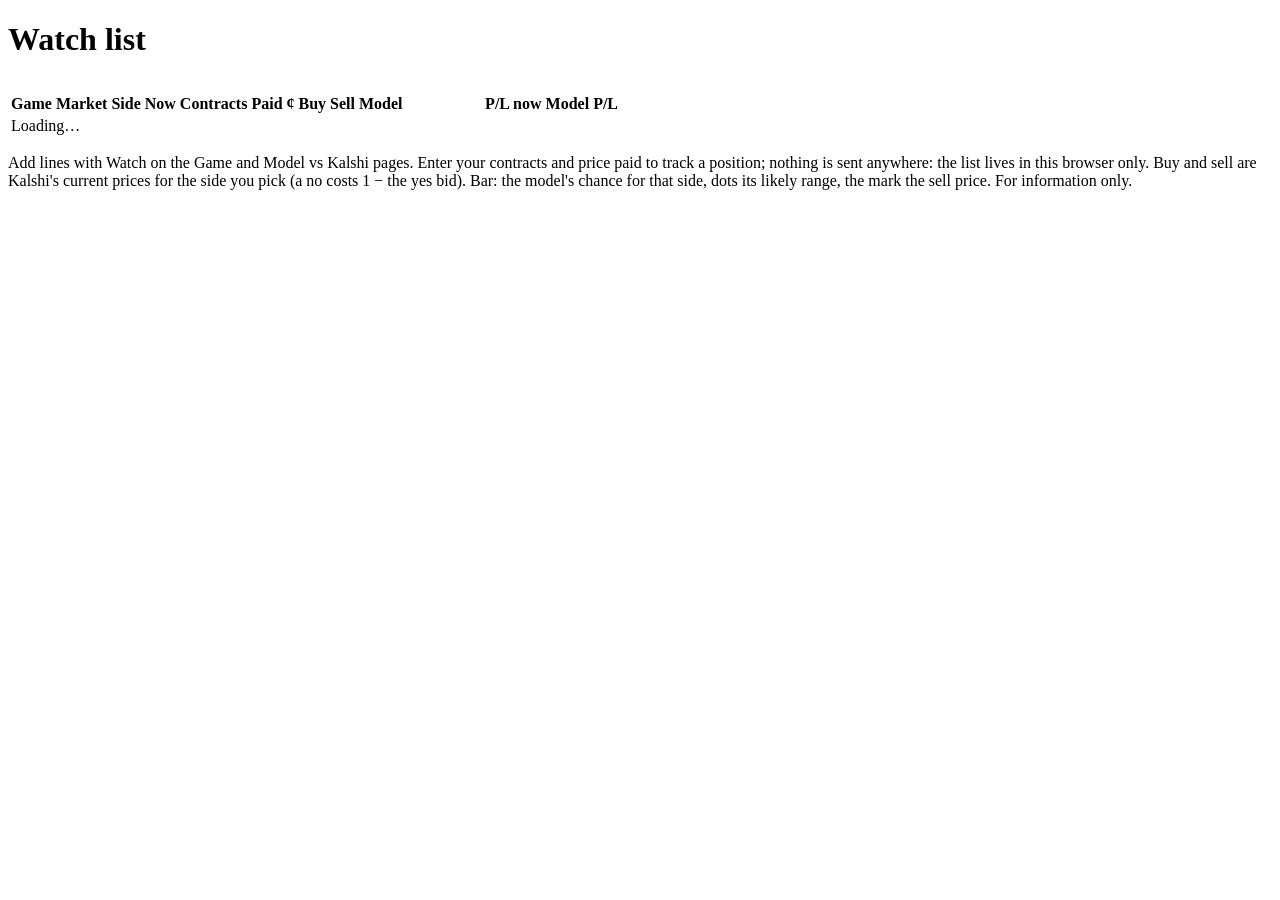
<file: nflsim/hosted/watch.html>
<!doctype html>
<html lang="en">
<head>
<meta charset="utf-8">
<meta name="viewport" content="width=device-width, initial-scale=1">
<title>Watch list</title>
<style>
/*@shared.css*/
th, td { white-space: nowrap; }

.totals { display: flex; flex-wrap: wrap; gap: 10px 28px; padding: 6px 0; }
.totals div { display: grid; }
.totals .lbl { font-size: 12px; color: var(--ink-3); font-weight: 600; text-transform: uppercase; letter-spacing: .04em; }
.totals .v { font: 600 20px var(--mono); }
.up { color: var(--accent); }
.down { color: var(--warn); }
td input, td select { font: inherit; color: var(--ink); background: var(--bg); border: 1px solid var(--rule); border-radius: 6px;
  padding: 2px 6px; }
td input { width: 64px; text-align: right; font-family: var(--mono); }
button.remove { font: inherit; font-size: 12px; color: var(--ink-2); background: none; border: 1px solid var(--rule); border-radius: 999px;
.closed { color: var(--ink-3); font-size: 12px; }
@media (max-width: 620px) {  /* a card per line: on a phone the prices and P/L can't sit off-screen */
  .panel thead { display: none; }
  .panel table, .panel tbody { display: block; }
  #rows tr { display: grid; grid-template-columns: repeat(4, minmax(0, 1fr)); gap: 6px 8px; padding: 10px 0; border-bottom: 1px solid var(--rule-2); }
  #rows td { border: 0; padding: 0; white-space: normal; text-align: left; }
  #rows td[colspan] { grid-column: 1 / -1; }
  #rows td input { width: 100%; }
  #rows td:nth-child(1) { grid-column: span 3; order: 1; }
  #rows td:nth-child(13) { order: 2; text-align: right; }
  #rows td:nth-child(2) { grid-column: span 3; order: 3; }
  #rows td:nth-child(3) { order: 4; text-align: right; }
  #rows td:nth-child(10) { grid-column: 1 / -1; order: 5; }
  #rows td:nth-child(5) { order: 6; } #rows td:nth-child(6) { order: 7; } #rows td:nth-child(7) { order: 8; } #rows td:nth-child(8) { order: 9; }
  #rows td:nth-child(9) { order: 10; } #rows td:nth-child(4) { order: 11; } #rows td:nth-child(11) { order: 12; } #rows td:nth-child(12) { order: 13; }
  #rows td:nth-child(4)::before, #rows td:nth-child(5)::before, #rows td:nth-child(6)::before, #rows td:nth-child(7)::before,
  #rows td:nth-child(8)::before, #rows td:nth-child(9)::before, #rows td:nth-child(11)::before, #rows td:nth-child(12)::before {
    display: block; color: var(--ink-3); font-size: 11px; font-weight: 600; }
  #rows td:nth-child(4)::before { content: "Now"; } #rows td:nth-child(5)::before { content: "Contracts"; }
  #rows td:nth-child(6)::before { content: "Paid ¢"; } #rows td:nth-child(7)::before { content: "Buy"; }
  #rows td:nth-child(8)::before { content: "Sell"; } #rows td:nth-child(9)::before { content: "Model"; }
  #rows td:nth-child(11)::before { content: "P/L now"; } #rows td:nth-child(12)::before { content: "Model P/L"; }
}
</style>
</head>
<body>
<div class="app">
  <!--@nav Watch list-->
  <header class="top">
    <h1>Watch list</h1>
    <span class="muted" id="updated"></span>
  </header>
  <section class="panel">
    <div class="totals" id="totals"></div>
  </section>
  <section class="panel">
    <table>
      <thead><tr><th>Game</th><th>Market</th><th>Side</th><th class="r" title="The QB's yards, or the points so far in that part of the game">Now</th>
        <th class="r" title="Your contracts (optional)">Contracts</th><th class="r" title="What you paid per contract, in cents (optional)">Paid ¢</th>
        <th class="r" title="What buying this side costs now">Buy</th><th class="r" title="What selling this side gets now">Sell</th>
        <th class="r" title="The model's chance this side wins">Model</th><th style="width:13%"></th>
        <th class="r" title="Contracts × sell price − what you paid">P/L now</th>
        <th class="r" title="Contracts × model chance − what you paid">Model P/L</th><th></th></tr></thead>
      <tbody id="rows"><tr><td colspan="13" class="muted">Loading…</td></tr></tbody>
    </table>
  </section>
  <footer>
    <p>Add lines with Watch on the Game and Model vs Kalshi pages. Enter your contracts and price paid to track a
      position; nothing is sent anywhere: the list lives in this browser only. Buy and sell are Kalshi's current prices
      for the side you pick (a no costs 1 − the yes bid). Bar: the model's chance for that side, dots its likely range,
      the mark the sell price. For information only.</p>
  </footer>
</div>

<script>
/*@shared.js*/
</script>
<script>
(() => {
  const { $, esc, pct, cents, getJSON, nameKey, cue, listen, streaming, scoreChance, scoreRange, WATCH_KEY, watchStore } = nfl;
  const SUMMARY = "summary.json", KALSHI = "kalshi.json", GAME = "game.html", EVERY_S = 5;
  const money = (x) => x == null ? "—" : (x < 0 ? "−$" : "$") + Math.abs(x).toFixed(2);
  const signedMoney = (x) => x == null ? "—" : (x >= 0 ? "+$" : "−$") + Math.abs(x).toFixed(2);
  const tone = (x) => x == null ? "" : x > 0.005 ? "up" : x < -0.005 ? "down" : "";


  // the model's chance of a score market (same as the game and Model vs Kalshi pages)
  const PARTS = { game: "game", "1H": "1st half", "2H": "2nd half", "1Q": "Q1", "2Q": "Q2", "3Q": "Q3", "4Q": "Q4" };

  // Kalshi's current prices by ticker
  function priceIndex(prices) {
    const out = {};
    for (const ev of Object.values(prices || {})) {
      for (const [team, rows] of Object.entries(ev)) {
        if (team === "scores") { for (const m of rows) if (m.ticker) out[m.ticker] = m; continue; }
        for (const q of rows) for (const k of Object.values(q.lines || {})) if (k.ticker) out[k.ticker] = { ...k, url: q.url };
      }
    }
    return out;
  }

  // the model's chance of yes, its likely range, and what's happened so far
  function model(e, cards) {
    const g = cards.find((c) => c.event === e.ev);
    if (!g) return { g: null };
    if (e.type === "yards") {
      const q = (g.qbs || []).find((q) => q.team === e.team && nameKey(q.qb) === nameKey(e.qb));
      const l = q && (q.lines || []).find((l) => l.line === e.line);
      return { g, p: l ? l.p : null, r: l && l.lo != null ? [l.lo, l.hi] : null,
               now: q && g.state !== "pre" ? `${Math.round(q.yds)} yds` : "—" };
    }
    const s = g.scores && g.scores[e.part];
    const now = s && s.now && g.state !== "pre" ? `${s.now[1]}–${s.now[0]} <span class="muted">(${s.now[0] + s.now[1]})</span>` : "—";
    return { g, p: scoreChance(g, e), r: scoreRange(g, e), now };
  }
  const gameCell = (g) => {
    if (!g) return `<span class="muted">—</span>`;
    const when = g.state === "in" ? `<span class="live">LIVE</span> <span class="muted">${esc(g.clock)}</span>`
      : g.state === "post" ? `<span class="muted">final</span>`
      : `<span class="muted">${esc(new Date(g.kickoff).toLocaleString([], { weekday: "short", hour: "numeric", minute: "2-digit" }))}</span>`;
    const score = g.state === "pre" ? "@" : `${g.score ? g.score.away : g.awayScore} – ${g.score ? g.score.home : g.homeScore}`;
    return `<a href="${GAME}?event=${encodeURIComponent(g.event)}">${esc(g.away)} ${score} ${esc(g.home)}</a> ${when}`;
  };
  const bar = (p, r, mark) => p == null ? "" : `<div class="gap"><i style="left:0;width:${(p * 100).toFixed(1)}%"></i>${
    r ? r.map((x) => `<span class="rng" style="left:${(x * 100).toFixed(1)}%"></span>`).join("") : ""}${
    mark == null ? "" : `<b style="left:${(mark * 100).toFixed(1)}%"></b>`}</div>`;


  let cards = [], prices = {};
  function draw() {
    const list = watchStore.all(), idx = priceIndex(prices);
    // the rows are rebuilt: keep the field being typed in, with what's typed so far
    const a = document.activeElement, typing = a && a.matches("#rows input") ? { t: a.dataset.t, f: a.dataset.f, v: a.value, at: a.selectionStart } : null;
    const tot = { paid: 0, now: 0, model: 0, pays: 0, held: 0 };
    $("rows").innerHTML = list.map((e) => {
      const k = idx[e.t], m = model(e, cards), yes = e.side !== "no";
      const buy = !k ? null : yes ? k.ask : k.bid == null ? null : 1 - k.bid;
      const sell = !k ? null : yes ? k.bid : k.ask == null ? null : 1 - k.ask;
      const p = m.p == null ? null : yes ? m.p : 1 - m.p;
      const r = m.r ? (yes ? m.r : [1 - m.r[1], 1 - m.r[0]]) : null;
      const n = Number(e.n) || 0, paid = e.paid == null || e.paid === "" ? null : Number(e.paid) / 100;
      const held = n > 0 && paid != null;
      const plNow = held && sell != null ? n * (sell - paid) : null, plModel = held && p != null ? n * (p - paid) : null;
      if (held) { tot.held++; tot.paid += n * paid; tot.pays += n; if (plNow != null) tot.now += plNow; if (plModel != null) tot.model += plModel; }
      const label = e.type === "yards" ? `${esc(e.qb)} <span class="muted">${e.line}+ yds</span>` : `${esc(e.label)} <span class="muted">${PARTS[e.part] || ""}</span>`;
      const numbers = [cents(buy), cents(sell), pct(p), m.now, plNow, plModel].join("|");
      return `<tr data-key="${esc(e.t)}" data-cue="${esc(numbers)}"><td>${gameCell(m.g)}</td>
        <td>${label}${k ? "" : ` <span class="closed">closed</span>`}</td>
        <td><select data-t="${esc(e.t)}" data-f="side" aria-label="Side"><option value="yes"${yes ? " selected" : ""}>yes</option><option value="no"${yes ? "" : " selected"}>no</option></select></td>
        <td class="r num">${m.now || "—"}</td>
        <td class="r"><input data-t="${esc(e.t)}" data-f="n" inputmode="decimal" aria-label="Contracts" value="${e.n ?? ""}" placeholder="—"></td>
        <td class="r"><input data-t="${esc(e.t)}" data-f="paid" inputmode="decimal" aria-label="Paid, cents" value="${e.paid ?? ""}" placeholder="—"></td>
        <td class="r num">${k && k.url && buy != null ? `<a href="${esc(k.url)}" target="_blank" rel="noopener" title="${esc(
          `Kalshi ${yes ? "yes" : "no"}: buy ${cents(buy)} · sell ${cents(sell)} · last yes ${cents(k.last)}`)}">${cents(buy)}</a>` : cents(buy)}</td>
        <td class="r num">${cents(sell)}</td>
        <td class="r num" title="${r ? `likely range ${pct(r[0])}–${pct(r[1])}` : ""}">${pct(p)}</td><td>${bar(p, r, sell)}</td>
        <td class="r num ${tone(plNow)}">${signedMoney(plNow)}</td><td class="r num ${tone(plModel)}">${signedMoney(plModel)}</td>
        <td><button type="button" class="remove" data-t="${esc(e.t)}">Remove</button></td></tr>`;
    }).join("") || `<tr><td colspan="13" class="muted">Nothing watched yet: use Watch on the Game or Model vs Kalshi page.</td></tr>`;
    $("totals").innerHTML = [["Watching", String(list.length), ""], ["Positions", String(tot.held), ""], ["Paid", money(tot.paid), ""],
      ["P/L now", signedMoney(tot.now), tone(tot.now)], ["Model P/L", signedMoney(tot.model), tone(tot.model)],
      ["Pays if all win", money(tot.pays), ""]].map(([l, v, c]) => `<div data-key="${l}"><span class="lbl">${l}</span><span class="v ${c}">${v}</span></div>`).join("");
    if (typing) {
      const el = [...document.querySelectorAll("#rows input")].find((x) => x.dataset.t === typing.t && x.dataset.f === typing.f);
      if (el) { el.value = typing.v; el.focus(); el.setSelectionRange(typing.at, typing.at); }
    }
    cue("#rows tr", "#totals div");
    $("updated").textContent = `updated ${new Date().toLocaleTimeString()}`;
  }

  // edits: saved when a field is left; redrawn just after, once focus has reached whatever was clicked or tabbed to
  function edit(t, field, value) {
    const list = watchStore.all(), e = list.find((x) => x.t === t);
    if (!e) return;
    e[field] = field === "side" ? value : value === "" ? null : Number(value);
    watchStore.save(list);
  }
  $("rows").addEventListener("change", (ev) => {
    const el = ev.target.closest("[data-f]");
    if (!el) return;
    edit(el.dataset.t, el.dataset.f, el.value);
    if (el.matches("select")) el.blur();  // a focused side menu would hold back every update
    setTimeout(draw, 200);
  });
  $("rows").addEventListener("click", (ev) => {
    const b = ev.target.closest("button.remove");
    if (!b) return;
    watchStore.save(watchStore.all().filter((e) => e.t !== b.dataset.t));
    draw();
  });
  window.addEventListener("storage", (ev) => { if (ev.key === WATCH_KEY && !editing()) draw(); });  // another tab changed it
  const editing = () => document.activeElement && document.activeElement.matches("#rows select");  // redrawing would close an open menu


  let busy = false;
  async function refresh(force) {
    if (busy || (streaming() && !force)) return;
    busy = true;
    try {
      [cards, prices] = await Promise.all([getJSON(SUMMARY), getJSON(KALSHI).catch(() => prices)]);
      if (!editing()) draw();
    } catch (e) {
      $("updated").innerHTML = `<span class="err">Update failed: ${esc(e.message)}</span>`;
    } finally { busy = false; }
  }
  listen([SUMMARY, KALSHI], (path, body) => {
    if (path === SUMMARY) cards = body; else prices = body;
    if (!editing()) draw();
  });
  draw();
  refresh(true);
  setInterval(refresh, EVERY_S * 1000);
})();
</script>
</body>
</html>
</file>
